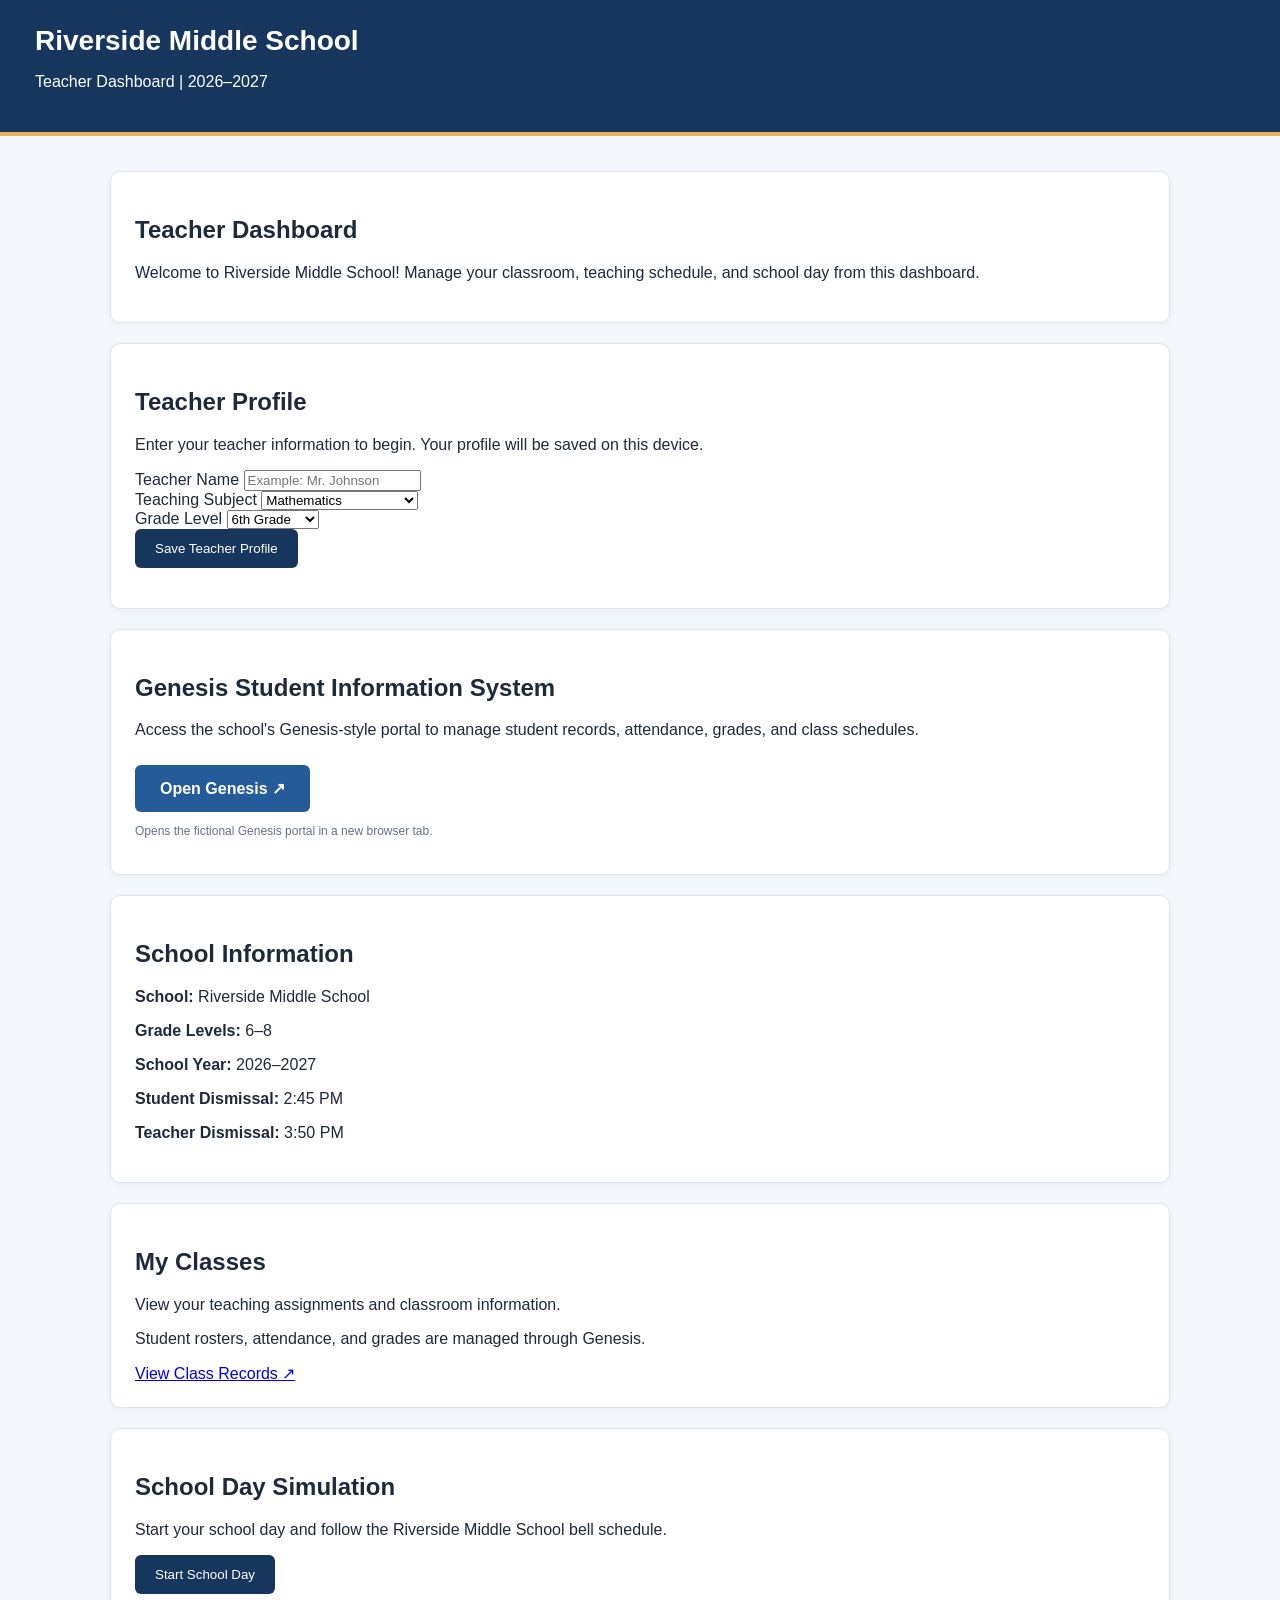
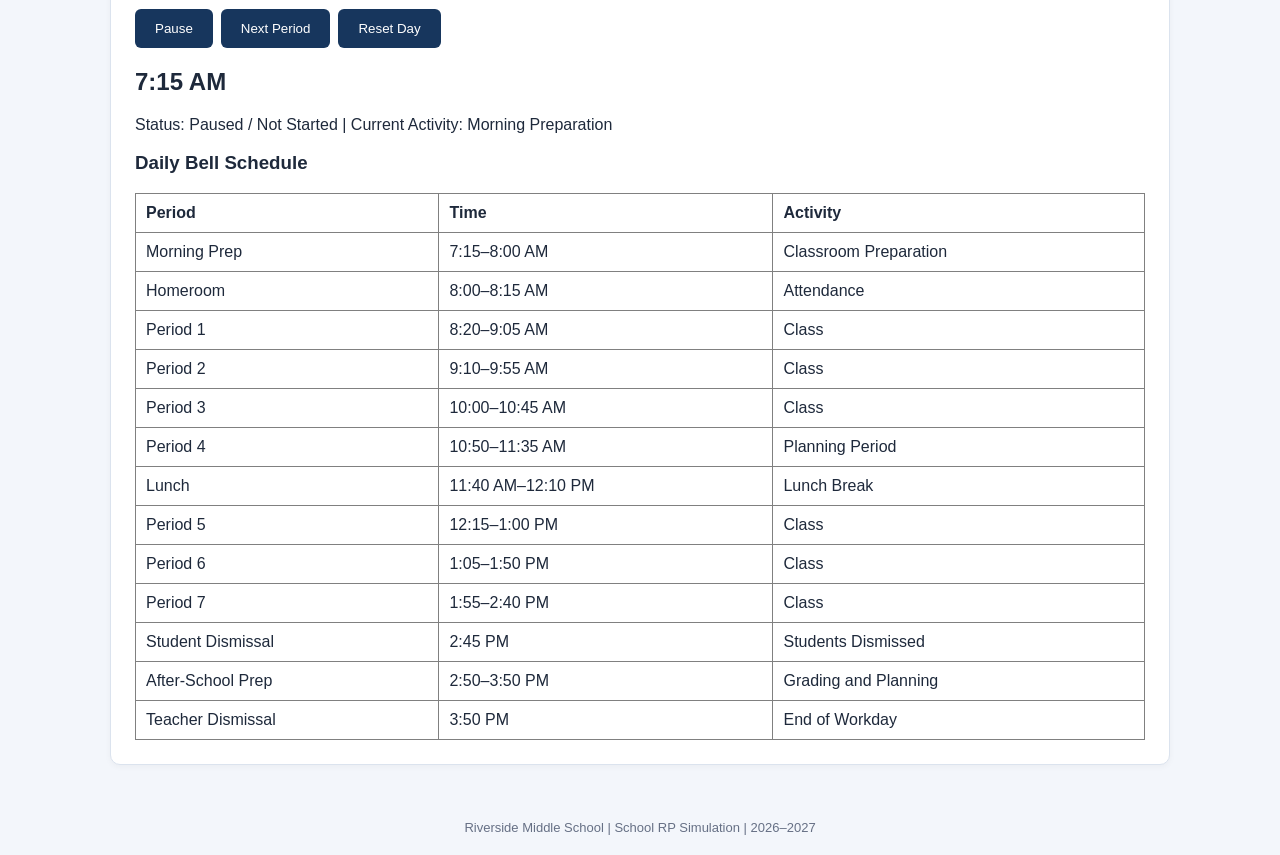
<file: index.html>
<!DOCTYPE html>
<html lang="en">
<head>
    <meta charset="UTF-8">
    <meta name="viewport" content="width=device-width, initial-scale=1.0">

    <title>Riverside Middle School | School RP</title>

    <link rel="stylesheet" href="style.css">
    <script src="script.js" defer></script>
</head>

<body>

    <!-- SCHOOL HEADER -->
    <header>
        <h1>Riverside Middle School</h1>
        <p>Teacher Dashboard | 2026–2027</p>
    </header>

    <main>

        <!-- WELCOME -->
        <section class="dashboard-card" id="welcome">
            <h2>Teacher Dashboard</h2>
            <p>
                Welcome to Riverside Middle School!
                Manage your classroom, teaching schedule,
                and school day from this dashboard.
            </p>
        </section>

        <!-- TEACHER PROFILE -->
        <section class="dashboard-card" id="teacherSetup">

            <h2>Teacher Profile</h2>

            <p>
                Enter your teacher information to begin.
                Your profile will be saved on this device.
            </p>

            <div class="form-group">
                <label for="teacherName">
                    Teacher Name
                </label>

                <input
                    type="text"
                    id="teacherName"
                    placeholder="Example: Mr. Johnson"
                >
            </div>

            <div class="form-group">
                <label for="teacherSubject">
                    Teaching Subject
                </label>

                <select id="teacherSubject">
                    <option value="Math">Mathematics</option>
                    <option value="ELA">English Language Arts</option>
                    <option value="Science">Science</option>
                    <option value="Social Studies">Social Studies</option>
                    <option value="PE">Physical Education</option>
                    <option value="Art">Art</option>
                    <option value="Music">Music</option>
                </select>
            </div>

            <div class="form-group">
                <label for="teacherGrade">
                    Grade Level
                </label>

                <select id="teacherGrade">
                    <option value="6">6th Grade</option>
                    <option value="7">7th Grade</option>
                    <option value="8">8th Grade</option>
                    <option value="6-8">Grades 6–8</option>
                </select>
            </div>

            <button id="saveTeacher">
                Save Teacher Profile
            </button>

            <p id="profileMessage" role="status"></p>

        </section>

        <!-- GENESIS -->
        <section class="dashboard-card" id="genesisAccess">

            <h2>Genesis Student Information System</h2>

            <p>
                Access the school's Genesis-style portal
                to manage student records, attendance,
                grades, and class schedules.
            </p>

            <a
                href="genesis.html"
                target="_blank"
                rel="noopener noreferrer"
                class="genesis-button"
                style="
                    display: inline-block;
                    background-color: #245b98;
                    color: white;
                    padding: 14px 25px;
                    border-radius: 6px;
                    font-weight: bold;
                    text-decoration: none;
                    margin-top: 10px;
                "
            >
                Open Genesis ↗
            </a>

            <p style="font-size: 12px; color: #667085;">
                Opens the fictional Genesis portal
                in a new browser tab.
            </p>

        </section>

        <!-- SCHOOL INFORMATION -->
        <section class="dashboard-card" id="schoolInfo">

            <h2>School Information</h2>

            <p>
                <strong>School:</strong>
                Riverside Middle School
            </p>

            <p>
                <strong>Grade Levels:</strong>
                6–8
            </p>

            <p>
                <strong>School Year:</strong>
                2026–2027
            </p>

            <p>
                <strong>Student Dismissal:</strong>
                2:45 PM
            </p>

            <p>
                <strong>Teacher Dismissal:</strong>
                3:50 PM
            </p>

        </section>

        <!-- MY CLASSES -->
        <section class="dashboard-card" id="myClasses">

            <h2>My Classes</h2>

            <p>
                View your teaching assignments
                and classroom information.
            </p>

            <p>
                Student rosters, attendance, and
                grades are managed through Genesis.
            </p>

            <a href="genesis.html"
               target="_blank"
               rel="noopener noreferrer">
                View Class Records ↗
            </a>

        </section>

        <!-- SCHOOL DAY -->
        <section class="dashboard-card" id="schoolDay">

            <h2>School Day Simulation</h2>

            <p>
                Start your school day and follow
                the Riverside Middle School
                bell schedule.
            </p>

            <button id="startSchoolDay">
                Start School Day
            </button>

            <p id="schoolDayStatus" role="status">
                Status: Not Started
            </p>

            <h3>Daily Bell Schedule</h3>

            <div style="overflow-x: auto;">

                <table
                    border="1"
                    cellpadding="10"
                    cellspacing="0"
                    style="
                        border-collapse: collapse;
                        width: 100%;
                        text-align: left;
                    "
                >

                    <thead>
                        <tr>
                            <th>Period</th>
                            <th>Time</th>
                            <th>Activity</th>
                        </tr>
                    </thead>

                    <tbody>

                        <tr>
                            <td>Morning Prep</td>
                            <td>7:15–8:00 AM</td>
                            <td>Classroom Preparation</td>
                        </tr>

                        <tr>
                            <td>Homeroom</td>
                            <td>8:00–8:15 AM</td>
                            <td>Attendance</td>
                        </tr>

                        <tr>
                            <td>Period 1</td>
                            <td>8:20–9:05 AM</td>
                            <td>Class</td>
                        </tr>

                        <tr>
                            <td>Period 2</td>
                            <td>9:10–9:55 AM</td>
                            <td>Class</td>
                        </tr>

                        <tr>
                            <td>Period 3</td>
                            <td>10:00–10:45 AM</td>
                            <td>Class</td>
                        </tr>

                        <tr>
                            <td>Period 4</td>
                            <td>10:50–11:35 AM</td>
                            <td>Planning Period</td>
                        </tr>

                        <tr>
                            <td>Lunch</td>
                            <td>11:40 AM–12:10 PM</td>
                            <td>Lunch Break</td>
                        </tr>

                        <tr>
                            <td>Period 5</td>
                            <td>12:15–1:00 PM</td>
                            <td>Class</td>
                        </tr>

                        <tr>
                            <td>Period 6</td>
                            <td>1:05–1:50 PM</td>
                            <td>Class</td>
                        </tr>

                        <tr>
                            <td>Period 7</td>
                            <td>1:55–2:40 PM</td>
                            <td>Class</td>
                        </tr>

                        <tr>
                            <td>Student Dismissal</td>
                            <td>2:45 PM</td>
                            <td>Students Dismissed</td>
                        </tr>

                        <tr>
                            <td>After-School Prep</td>
                            <td>2:50–3:50 PM</td>
                            <td>Grading and Planning</td>
                        </tr>

                        <tr>
                            <td>Teacher Dismissal</td>
                            <td>3:50 PM</td>
                            <td>End of Workday</td>
                        </tr>

                    </tbody>

                </table>

            </div>

        </section>

    </main>

    <!-- FOOTER -->
    <footer style="
        text-align: center;
        padding: 20px;
        font-size: 13px;
        color: #667085;
    ">
        Riverside Middle School |
        School RP Simulation |
        2026–2027
    </footer>

</body>
</html>
</file>
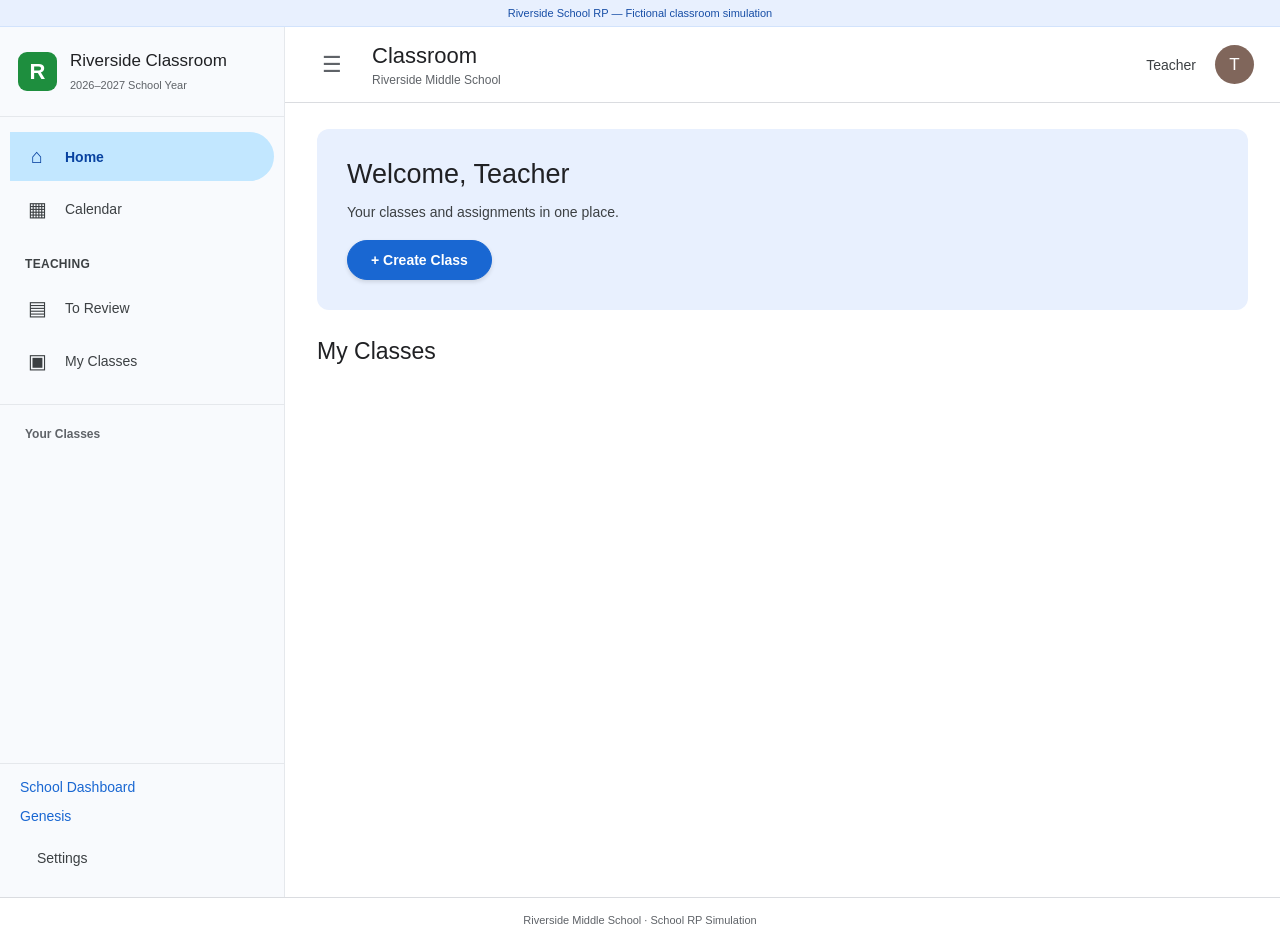
<file: classroom.html>
<!DOCTYPE html>
<html lang="en">
<head>
<meta charset="UTF-8">
<meta name="viewport" content="width=device-width, initial-scale=1">
<title>Riverside Classroom | School RP</title>
<link rel="stylesheet" href="classroom.css">
<script src="classroom.js" defer></script>
</head>

<body>

<div class="simulation-notice">
  Riverside School RP — Fictional classroom simulation
</div>

<div class="app-layout">

  <!-- LEFT SIDEBAR -->
  <aside class="sidebar" id="sidebar">

    <div class="sidebar-brand">
      <div class="brand-icon">R</div>
      <div>
        <h2>Riverside Classroom</h2>
        <small>2026–2027 School Year</small>
      </div>
    </div>

    <nav class="sidebar-nav">

      <button class="nav-item active" data-view="home">
        <span>⌂</span> Home
      </button>

      <button class="nav-item" data-view="calendar">
        <span>▦</span> Calendar
      </button>

      <div class="sidebar-label">TEACHING</div>

      <button class="nav-item" data-view="todo">
        <span>▤</span> To Review
      </button>

      <button class="nav-item" data-view="classes">
        <span>▣</span> My Classes
      </button>

    </nav>

    <div class="sidebar-section">
      <h3>Your Classes</h3>
      <div id="sidebarClassList"></div>
    </div>

    <div class="sidebar-bottom">
      <a href="index.html">School Dashboard</a>
      <a href="genesis.html">Genesis</a>
      <button class="nav-item" data-view="settings">
        Settings
      </button>
    </div>

  </aside>

  <!-- MAIN AREA -->
  <div class="main-area">

    <header class="topbar">

      <div class="topbar-left">
        <button id="menuToggle"
                aria-label="Toggle navigation">
          ☰
        </button>

        <div>
          <h1 id="pageTitle">Classroom</h1>
          <p>Riverside Middle School</p>
        </div>
      </div>

      <div class="topbar-right">
        <span id="teacherDisplay">Teacher</span>
        <div class="teacher-avatar">T</div>
      </div>

    </header>

    <main class="content">

      <!-- HOME -->
      <section class="view active" id="homeView">

        <div class="welcome-banner">
          <h2 id="welcomeMessage">Welcome to Classroom</h2>
          <p>Your classes and assignments in one place.</p>

          <button class="primary-btn" id="homeCreateClass">
            + Create Class
          </button>
        </div>

        <div class="section-heading">
          <h2>My Classes</h2>
        </div>

        <div class="class-grid" id="homeClassGrid"></div>

      </section>

      <!-- ALL CLASSES -->
      <section class="view" id="classesView">

        <div class="section-heading">
          <h2>Teaching</h2>

          <button class="primary-btn" id="createClassButton">
            + Create Class
          </button>
        </div>

        <div class="class-grid" id="classGrid"></div>

      </section>

      <!-- CLASS DETAIL -->
      <section class="view" id="classDetailView">

        <button class="text-btn" id="backToClasses">
          ← All Classes
        </button>

        <div class="class-banner">
          <h2 id="classTitle">Class Name</h2>
          <p id="classSubtitle">Period · Room</p>
          <small id="classCodeDisplay">Class Code</small>
        </div>

        <!-- GOOGLE CLASSROOM STYLE TABS -->
        <nav class="class-tabs">

          <button class="class-tab active"
                  data-class-tab="stream">
            Stream
          </button>

          <button class="class-tab"
                  data-class-tab="classwork">
            Classwork
          </button>

          <button class="class-tab"
                  data-class-tab="people">
            People
          </button>

          <button class="class-tab"
                  data-class-tab="grades">
            Grades
          </button>

        </nav>

        <!-- STREAM -->
        <div class="class-panel active" id="streamPanel">

          <div class="stream-layout">

            <aside class="stream-sidebar">
              <div class="panel-card">
                <h3>Upcoming</h3>
                <div id="upcomingWork"></div>
              </div>
            </aside>

            <div class="stream-main">

              <div class="panel-card">
                <h3>Announce something to your class</h3>

                <textarea id="announcementText"
                          rows="3"
                          placeholder="Share an announcement..."></textarea>

                <button class="primary-btn"
                        id="postAnnouncement">
                  Post
                </button>
              </div>

              <div id="streamPosts"></div>

            </div>

          </div>

        </div>

        <!-- CLASSWORK -->
        <div class="class-panel" id="classworkPanel">

          <div class="classwork-toolbar">

            <div class="create-menu-container">

              <button class="create-work-button"
                      id="openCreateWork"
                      aria-expanded="false"
                      aria-controls="createWorkMenu">
                <span>＋</span> Create
              </button>

              <div class="create-work-menu"
                   id="createWorkMenu"
                   hidden>

                <button data-create-type="assignment">
                  <span>▤</span> Assignment
                </button>

                <button data-create-type="quiz">
                  <span>▤</span> Quiz assignment
                </button>

                <button data-create-type="question">
                  <span>?</span> Question
                </button>

                <button data-create-type="material">
                  <span>▣</span> Material
                </button>

                <button data-create-type="reuse">
                  <span>↪</span> Reuse post
                </button>

                <hr>

                <button data-create-type="topic">
                  <span>☷</span> Topic
                </button>

              </div>

            </div>

            <select id="classworkTopicFilter"
                    aria-label="Filter by topic">
              <option value="all">All topics</option>
            </select>

            <button class="text-btn" id="collapseTopics">
              Collapse all
            </button>

          </div>

          <div class="classwork-content" id="classworkList">
            <div class="empty-state">
              <h3>Share something with your class</h3>
              <p>
                Create assignments, quizzes, questions,
                materials, and topics.
              </p>
            </div>
          </div>

        </div>

        <!-- PEOPLE -->
        <div class="class-panel" id="peoplePanel">

          <div class="section-heading">
            <h2>Students</h2>

            <button class="primary-btn"
                    id="addStudentsButton">
              + Add Students
            </button>
          </div>

          <div class="panel-card">
            <table class="data-table">
              <thead>
                <tr>
                  <th>Name</th>
                  <th>Student ID</th>
                  <th>Grade</th>
                </tr>
              </thead>
              <tbody id="classStudentList"></tbody>
            </table>
          </div>

        </div>

        <!-- GRADES -->
        <div class="class-panel" id="gradesPanel">

          <div class="section-heading">
            <h2>Grades</h2>
          </div>

          <div class="panel-card">
            <div class="table-wrapper">
              <table class="data-table">
                <thead>
                  <tr>
                    <th>Student</th>
                    <th>Assignments</th>
                    <th>Average</th>
                  </tr>
                </thead>
                <tbody id="classGradesBody"></tbody>
              </table>
            </div>
          </div>

        </div>

      </section>

      <!-- FULL-PAGE ASSIGNMENT EDITOR -->
      <section class="view" id="assignmentEditorView">

        <div class="assignment-editor-header">

          <div class="editor-header-left">
            <button id="closeAssignmentEditor"
                    class="icon-button"
                    aria-label="Close assignment editor">
              ✕
            </button>

            <h2 id="assignmentEditorHeading">
              Assignment
            </h2>
          </div>

          <div class="editor-header-right">

            <span id="assignmentSaveStatus">
              Unsaved changes
            </span>

            <button class="secondary-btn"
                    id="saveAssignmentDraft">
              Save draft
            </button>

            <button class="primary-btn"
                    id="publishAssignment">
              Assign
            </button>

            <button class="icon-button"
                    id="assignmentMoreOptions"
                    aria-label="More assignment options">
              ⋮
            </button>

          </div>

        </div>

        <div class="assignment-editor-layout">

          <!-- LEFT EDITOR -->
          <div class="assignment-main">

            <div class="editor-card">

              <label for="editorAssignmentTitle">
                Title
              </label>

              <input type="text"
                     id="editorAssignmentTitle"
                     placeholder="Title"
                     autocomplete="off">

              <label for="editorAssignmentInstructions">
                Instructions (optional)
              </label>

              <textarea id="editorAssignmentInstructions"
                        rows="7"
                        placeholder="Instructions"></textarea>

              <div class="attachment-section">

                <h3>Attach</h3>

                <div class="attachment-actions">

                  <button id="attachLink"
                          type="button">
                    🔗 Link
                  </button>

                  <button id="attachFile"
                          type="button">
                    📎 File
                  </button>

                  <button id="attachForm"
                          type="button">
                    ▤ Riverside Forms
                  </button>

                </div>

                <div id="assignmentAttachments"></div>

              </div>

            </div>

          </div>

          <!-- RIGHT SETTINGS -->
          <aside class="assignment-settings">

            <h3>Assignment Settings</h3>

            <label for="editorAssignmentClass">
              For
            </label>

            <select id="editorAssignmentClass"></select>

            <label for="editorAssignmentStudents">
              Students
            </label>

            <select id="editorAssignmentStudents">
              <option value="all">All students</option>
            </select>

            <label for="editorAssignmentPoints">
              Points
            </label>

            <input type="number"
                   id="editorAssignmentPoints"
                   value="100"
                   min="0">

            <label for="editorAssignmentDueDate">
              Due
            </label>

            <input type="date"
                   id="editorAssignmentDueDate">

            <label for="editorAssignmentTopic">
              Topic
            </label>

            <select id="editorAssignmentTopic">
              <option value="">No topic</option>
            </select>

            <label for="editorAssignmentCategory">
              Category
            </label>

            <select id="editorAssignmentCategory">
              <option value="assignment">Assignment</option>
              <option value="quiz">Quiz assignment</option>
              <option value="question">Question</option>
              <option value="material">Material</option>
            </select>

          </aside>

        </div>

      </section>

      <!-- CALENDAR -->
      <section class="view" id="calendarView">

        <div class="section-heading">
          <h2>Calendar</h2>
        </div>

        <div class="panel-card">

          <div class="calendar-toolbar">
            <button id="previousMonth">←</button>
            <h3 id="calendarMonth"></h3>
            <button id="nextMonth">→</button>
          </div>

          <div id="calendarGrid"
               class="calendar-grid"></div>

        </div>

      </section>

      <!-- TO REVIEW -->
      <section class="view" id="todoView">

        <div class="section-heading">
          <h2>To Review</h2>
        </div>

        <div id="reviewList"></div>

      </section>

      <!-- SETTINGS -->
      <section class="view" id="settingsView">

        <div class="section-heading">
          <h2>Settings</h2>
        </div>

        <div class="panel-card">

          <p>
            Teacher:
            <strong id="settingsTeacherName"></strong>
          </p>

          <p>
            Subject:
            <strong id="settingsTeacherSubject"></strong>
          </p>

          <p>
            Grade:
            <strong id="settingsTeacherGrade"></strong>
          </p>

          <a href="index.html">Edit Teacher Profile</a>

        </div>

      </section>

    </main>

  </div>

</div>

<!-- CREATE CLASS -->
<dialog class="app-dialog" id="createClassDialog">

  <form id="createClassForm">

    <h2>Create Class</h2>

    <label for="newClassName">Class Name</label>
    <input id="newClassName" required>

    <label for="newClassSection">Section</label>
    <input id="newClassSection"
           placeholder="Period 1">

    <label for="newClassRoom">Room</label>
    <input id="newClassRoom"
           placeholder="204">

    <label for="newClassSubject">Subject</label>

    <select id="newClassSubject">
      <option value="Math">Mathematics</option>
      <option value="ELA">English</option>
      <option value="Science">Science</option>
      <option value="Social Studies">Social Studies</option>
      <option value="Other">Other</option>
    </select>

    <div class="dialog-actions">
      <button type="button" id="cancelCreateClass">
        Cancel
      </button>

      <button class="primary-btn" type="submit">
        Create
      </button>
    </div>

  </form>

</dialog>

<!-- CREATE TOPIC -->
<dialog class="app-dialog" id="createTopicDialog">

  <form id="createTopicForm">

    <h2>Create Topic</h2>

    <label for="newTopicName">Topic Name</label>

    <input id="newTopicName"
           placeholder="Unit 1"
           required>

    <div class="dialog-actions">

      <button type="button" id="cancelCreateTopic">
        Cancel
      </button>

      <button type="submit" class="primary-btn">
        Add
      </button>

    </div>

  </form>

</dialog>

<!-- ADD STUDENTS -->
<dialog class="app-dialog" id="addStudentsDialog">

  <h2>Add Fictional Students</h2>

  <p>Select students for this class.</p>

  <div id="availableStudents"></div>

  <div class="dialog-actions">

    <button id="closeAddStudents">
      Cancel
    </button>

    <button id="saveClassStudents"
            class="primary-btn">
      Add Students
    </button>

  </div>

</dialog>

<!-- LEGACY COMPATIBILITY -->
<!-- These are retained temporarily until classroom.js
     is upgraded to the new assignment editor. -->

<dialog class="app-dialog" id="createWorkDialog">

  <form id="createWorkForm">

    <h2>Create Classwork</h2>

    <label for="workType">Type</label>

    <select id="workType">
      <option value="assignment">Assignment</option>
      <option value="quiz">Quiz</option>
      <option value="question">Question</option>
      <option value="material">Material</option>
    </select>

    <label for="workTitle">Title</label>
    <input id="workTitle" required>

    <label for="workInstructions">Instructions</label>
    <textarea id="workInstructions"></textarea>

    <label for="workPoints">Points</label>
    <input id="workPoints" type="number" value="100">

    <label for="workDueDate">Due</label>
    <input id="workDueDate" type="date">

    <label for="workTopic">Topic</label>
    <input id="workTopic">

    <div class="dialog-actions">
      <button type="button" id="cancelCreateWork">
        Cancel
      </button>
      <button type="submit" class="primary-btn">
        Save
      </button>
    </div>

  </form>

</dialog>

<dialog class="app-dialog wide-dialog"
        id="quizBuilderDialog">

  <form id="quizBuilderForm">

    <h2>Quiz Builder</h2>

    <label for="quizTitle">Quiz Title</label>
    <input id="quizTitle" required>

    <label for="quizDescription">Description</label>
    <textarea id="quizDescription"></textarea>

    <div id="quizQuestions"></div>

    <button type="button" id="addQuizQuestion">
      + Add Question
    </button>

    <div class="dialog-actions">
      <button type="button" id="cancelQuizBuilder">
        Cancel
      </button>
      <button type="submit" class="primary-btn">
        Save Quiz
      </button>
    </div>

  </form>

</dialog>

<footer class="app-footer">
  Riverside Middle School · School RP Simulation
</footer>

</body>
</html>
</file>
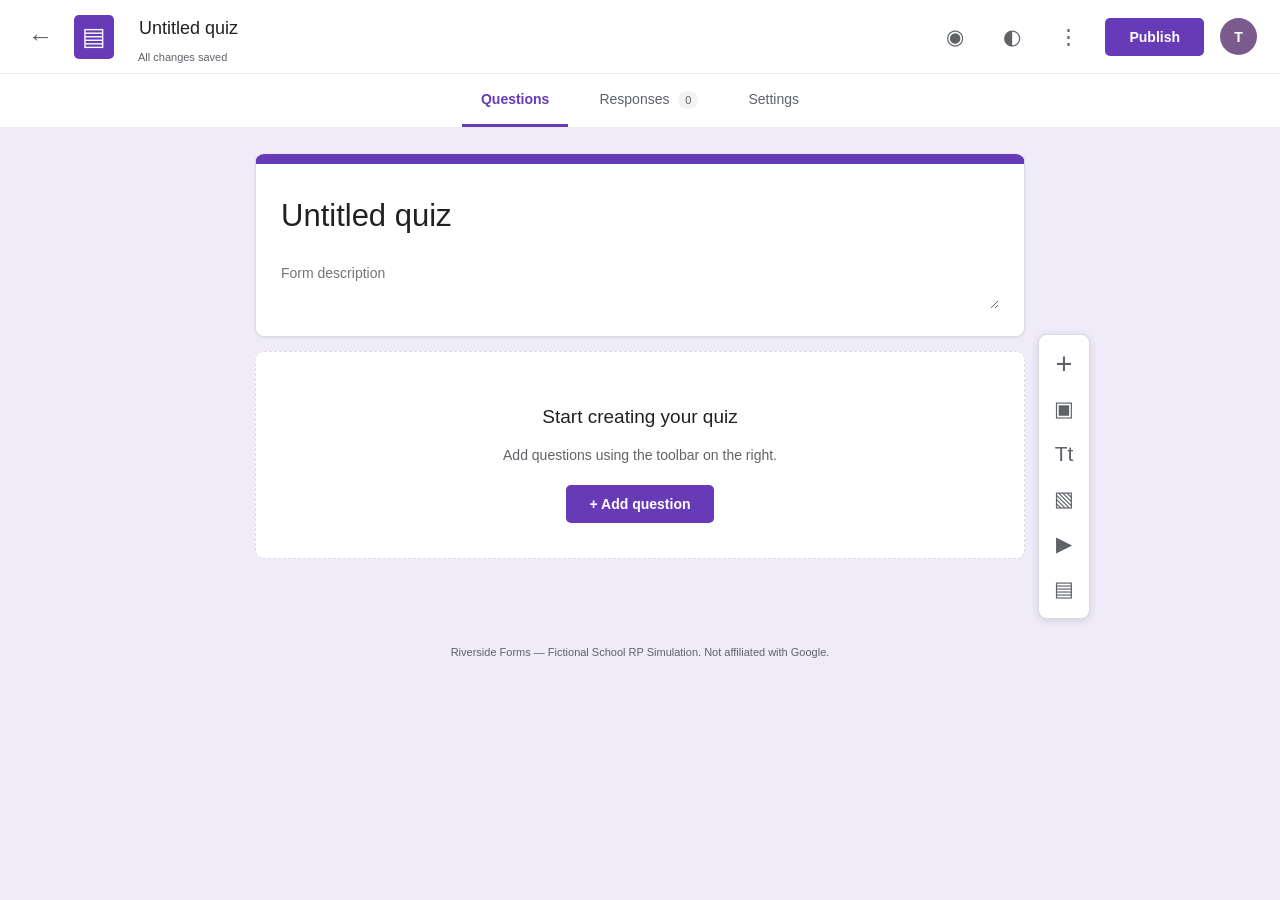
<file: forms.html>
<!DOCTYPE html>
<html lang="en">
<head>
  <meta charset="UTF-8">
  <meta name="viewport" content="width=device-width, initial-scale=1">

  <title>Riverside Forms | School RP</title>

  <link rel="stylesheet" href="forms.css">
  <script src="forms.js" defer></script>
</head>

<body>

  <!-- TOP HEADER -->
  <header class="forms-header">

    <div class="header-left">

      <a href="classroom.html"
         class="back-button"
         title="Back to Classroom">
        ←
      </a>

      <div class="forms-logo">▤</div>

      <div class="form-header-info">
        <input
          type="text"
          id="headerFormTitle"
          value="Untitled quiz"
          aria-label="Form name"
        >

        <span id="saveStatus">
          All changes saved
        </span>
      </div>

    </div>

    <div class="header-right">

      <button id="previewForm"
              class="icon-button"
              title="Preview">
        ◉
      </button>

      <button id="themeButton"
              class="icon-button"
              title="Customize theme">
        ◐
      </button>

      <button id="moreOptions"
              class="icon-button"
              title="More options">
        ⋮
      </button>

      <button id="publishForm"
              class="publish-button">
        Publish
      </button>

      <div class="user-avatar">T</div>

    </div>

  </header>

  <!-- MAIN FORM TABS -->
  <nav class="forms-tabs">

    <button
      class="form-tab active"
      data-tab="questions">
      Questions
    </button>

    <button
      class="form-tab"
      data-tab="responses">
      Responses
      <span id="responseCount">0</span>
    </button>

    <button
      class="form-tab"
      data-tab="settings">
      Settings
    </button>

  </nav>

  <!-- FORM EDITOR -->
  <main class="forms-main">

    <!-- QUESTIONS TAB -->
    <section
      id="questionsView"
      class="form-view active">

      <!-- FORM TITLE CARD -->
      <div class="form-title-card">

        <input
          type="text"
          id="formTitle"
          class="large-title-input"
          value="Untitled quiz"
          placeholder="Form title"
        >

        <textarea
          id="formDescription"
          placeholder="Form description"
          rows="2"
        ></textarea>

      </div>

      <!-- QUESTIONS CONTAINER -->
      <div id="questionsContainer"></div>

      <!-- EMPTY STATE -->
      <div id="emptyQuestions"
           class="empty-questions">

        <h3>Start creating your quiz</h3>

        <p>
          Add questions using the toolbar on the right.
        </p>

        <button id="firstQuestionButton"
                class="purple-button">
          + Add question
        </button>

      </div>

      <!-- FLOATING TOOLBAR -->
      <aside class="question-toolbar"
             aria-label="Question tools">

        <button id="addQuestionButton"
                title="Add question">
          +
        </button>

        <button id="importQuestionButton"
                title="Import questions">
          ▣
        </button>

        <button id="addTitleButton"
                title="Add title and description">
          Tt
        </button>

        <button id="addImageButton"
                title="Add image">
          ▧
        </button>

        <button id="addVideoButton"
                title="Add video">
          ▶
        </button>

        <button id="addSectionButton"
                title="Add section">
          ▤
        </button>

      </aside>

    </section>

    <!-- RESPONSES TAB -->
    <section
      id="responsesView"
      class="form-view">

      <div class="responses-card">

        <div class="responses-heading">
          <h2>
            <span id="responsesTotal">0</span>
            responses
          </h2>
        </div>

        <div class="responses-tabs">

          <button class="response-tab active"
                  data-response-tab="summary">
            Summary
          </button>

          <button class="response-tab"
                  data-response-tab="question">
            Question
          </button>

          <button class="response-tab"
                  data-response-tab="individual">
            Individual
          </button>

        </div>

        <div id="responsesContent">
          <div class="empty-response-state">
            <h3>No responses yet</h3>

            <p>
              Responses from fictional students
              will appear here.
            </p>
          </div>
        </div>

      </div>

    </section>

    <!-- SETTINGS TAB -->
    <section
      id="settingsView"
      class="form-view">

      <div class="settings-card">

        <h2>Settings</h2>

        <div class="settings-group">

          <h3>Make this a quiz</h3>

          <label class="setting-row">
            <span>
              <strong>Make this a quiz</strong>
              <small>
                Assign point values and correct answers.
              </small>
            </span>

            <input
              type="checkbox"
              id="quizMode"
              checked
            >
          </label>

        </div>

        <div class="settings-group">

          <h3>Responses</h3>

          <label class="setting-row">
            <span>
              <strong>Collect student names</strong>
              <small>
                Identify fictional student responses.
              </small>
            </span>

            <input
              type="checkbox"
              id="collectNames"
              checked
            >
          </label>

          <label class="setting-row">
            <span>
              <strong>Limit to one response</strong>
            </span>

            <input
              type="checkbox"
              id="limitResponses"
            >
          </label>

        </div>

        <div class="settings-group">

          <h3>Presentation</h3>

          <label for="confirmationMessage">
            Confirmation message
          </label>

          <textarea
            id="confirmationMessage"
            rows="3"
          >Your response has been recorded.</textarea>

        </div>

      </div>

    </section>

  </main>

  <!-- PREVIEW DIALOG -->
  <dialog id="previewDialog"
          class="forms-dialog wide-dialog">

    <div class="dialog-heading">

      <h2>Preview Quiz</h2>

      <button id="closePreview"
              class="icon-button">
        ✕
      </button>

    </div>

    <div id="previewContent"></div>

  </dialog>

  <!-- THEME DIALOG -->
  <dialog id="themeDialog"
          class="forms-dialog">

    <div class="dialog-heading">

      <h2>Theme</h2>

      <button id="closeTheme"
              class="icon-button">
        ✕
      </button>

    </div>

    <h3>Theme color</h3>

    <div class="theme-colors">

      <button class="theme-color"
              data-color="#673ab7"
              style="background:#673ab7"
              title="Purple"></button>

      <button class="theme-color"
              data-color="#1a73e8"
              style="background:#1a73e8"
              title="Blue"></button>

      <button class="theme-color"
              data-color="#188038"
              style="background:#188038"
              title="Green"></button>

      <button class="theme-color"
              data-color="#d93025"
              style="background:#d93025"
              title="Red"></button>

      <button class="theme-color"
              data-color="#e8710a"
              style="background:#e8710a"
              title="Orange"></button>

    </div>

  </dialog>

  <!-- PUBLISH DIALOG -->
  <dialog id="publishDialog"
          class="forms-dialog">

    <div class="dialog-heading">

      <h2>Publish Form</h2>

      <button id="closePublish"
              class="icon-button">
        ✕
      </button>

    </div>

    <p>
      Publish this quiz in your Riverside
      School RP simulation.
    </p>

    <label for="publishedLink">
      Form link
    </label>

    <input
      id="publishedLink"
      type="text"
      readonly
    >

    <div class="dialog-actions">

      <button id="copyFormLink"
              class="secondary-button">
        Copy link
      </button>

      <button id="confirmPublish"
              class="purple-button">
        Publish
      </button>

    </div>

  </dialog>

  <!-- SIMULATION FOOTER -->
  <footer class="simulation-footer">
    Riverside Forms — Fictional School RP Simulation.
    Not affiliated with Google.
  </footer>

</body>
</html>
</file>
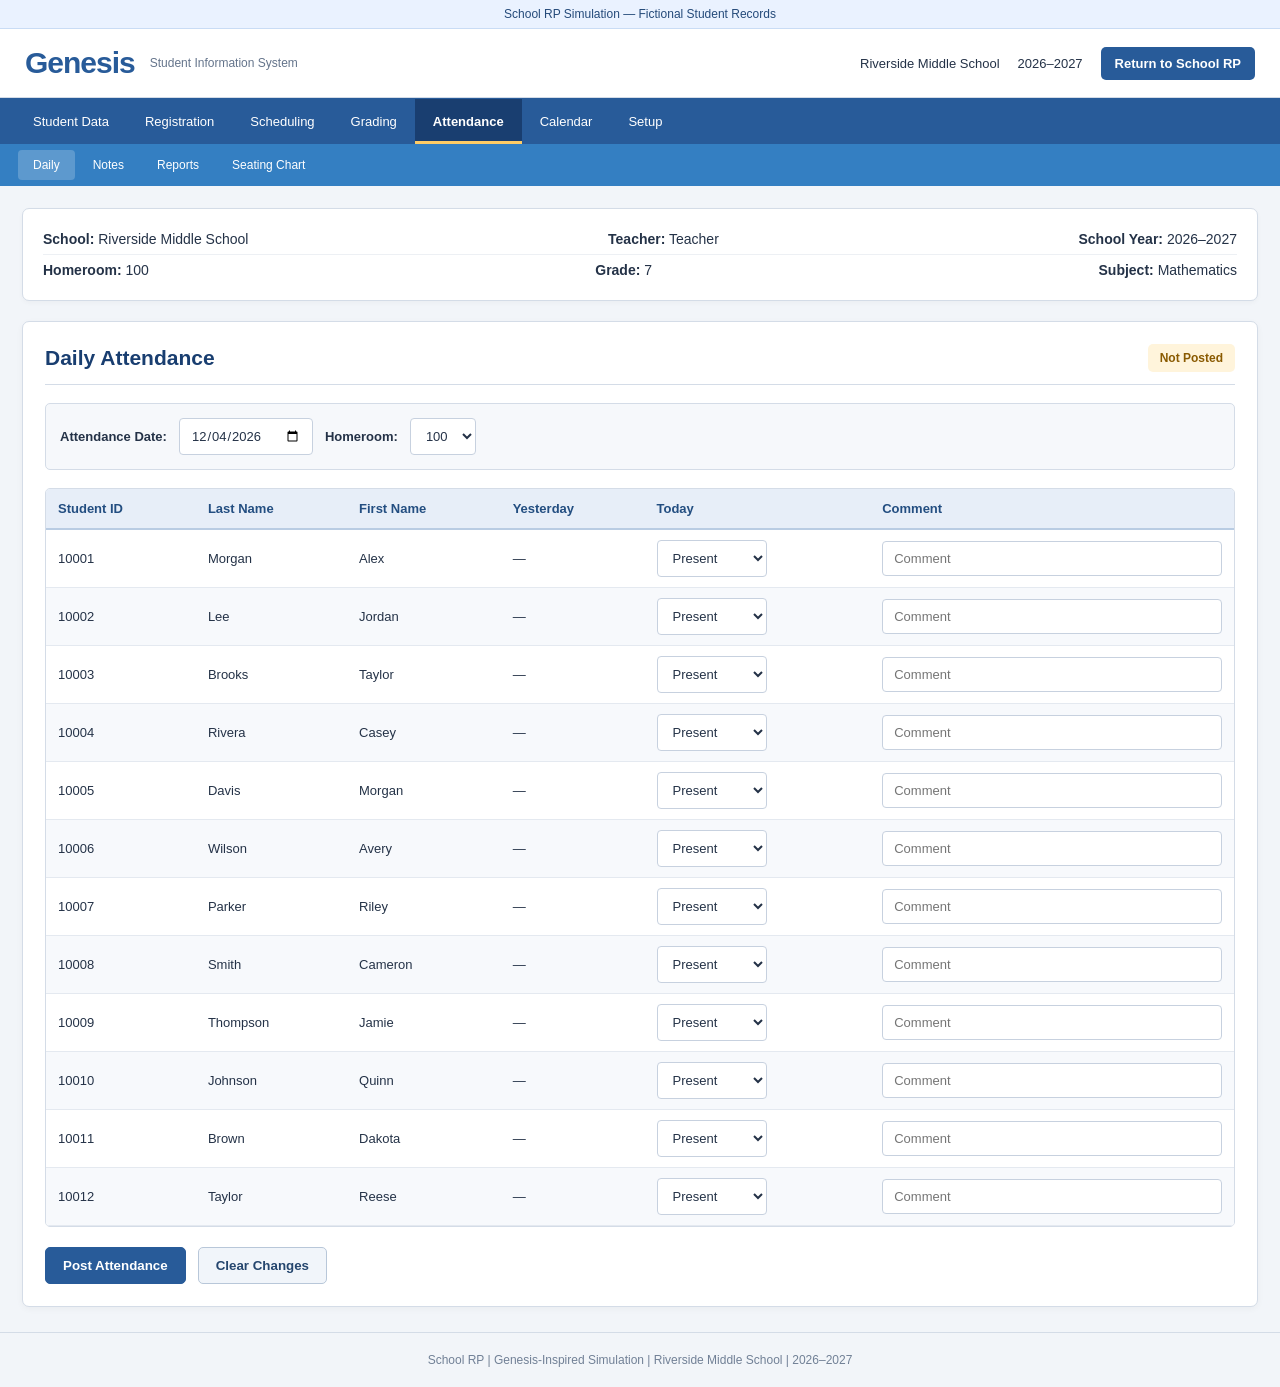
<file: genesis.html>
<!DOCTYPE html>
<html lang="en">
<head>
    <meta charset="UTF-8">
    <meta name="viewport"
          content="width=device-width, initial-scale=1.0">

    <title>Genesis | School RP Simulation</title>

    <link rel="stylesheet" href="genesis.css">
    <script src="genesis.js" defer></script>
</head>

<body>

<!-- SIMULATION HEADER -->
<div class="simulation-banner">
    School RP Simulation — Fictional Student Records
</div>

<!-- GENESIS HEADER -->
<header class="genesis-header">

    <div class="header-left">
        <h1>Genesis</h1>
        <span>Student Information System</span>
    </div>

    <div class="header-right">
        <span>Riverside Middle School</span>
        <span>2026–2027</span>

        <a href="index.html" class="return-button">
            Return to School RP
        </a>
    </div>

</header>

<!-- MAIN NAVIGATION -->
<nav class="main-nav" aria-label="Main navigation">

    <button class="main-tab active" data-tab="studentData">
        Student Data
    </button>

    <button class="main-tab" data-tab="registration">
        Registration
    </button>

    <button class="main-tab" data-tab="scheduling">
        Scheduling
    </button>

    <button class="main-tab" data-tab="grading">
        Grading
    </button>

    <button class="main-tab" data-tab="attendance">
        Attendance
    </button>

    <button class="main-tab" data-tab="calendar">
        Calendar
    </button>

    <button class="main-tab" data-tab="setup">
        Setup
    </button>

</nav>

<!-- SECONDARY NAVIGATION -->
<nav class="sub-nav" aria-label="Section navigation">

    <button class="sub-tab active" data-subtab="daily">
        Daily
    </button>

    <button class="sub-tab" data-subtab="notes">
        Notes
    </button>

    <button class="sub-tab" data-subtab="reports">
        Reports
    </button>

    <button class="sub-tab" data-subtab="seating">
        Seating Chart
    </button>

</nav>

<!-- PAGE CONTENT -->
<main class="genesis-content">

    <!-- TEACHER INFORMATION -->
    <section class="info-panel">

        <div class="info-row">
            <div>
                <strong>School:</strong>
                Riverside Middle School
            </div>

            <div>
                <strong>Teacher:</strong>
                <span id="genesisTeacher">Teacher</span>
            </div>

            <div>
                <strong>School Year:</strong>
                2026–2027
            </div>
        </div>

        <div class="info-row">

            <div>
                <strong>Homeroom:</strong>
                100
            </div>

            <div>
                <strong>Grade:</strong>
                <span id="genesisGrade">6</span>
            </div>

            <div>
                <strong>Subject:</strong>
                <span id="genesisSubject">Mathematics</span>
            </div>

        </div>

    </section>

    <!-- ATTENDANCE PAGE -->
    <section class="genesis-page active"
             id="attendancePage">

        <div class="section-title">
            <h2>Daily Attendance</h2>
            <span id="attendanceStatus">
                Not Posted
            </span>
        </div>

        <div class="toolbar">

            <label for="attendanceDate">
                Attendance Date:
            </label>

            <input type="date" id="attendanceDate">

            <label for="homeroomSelect">
                Homeroom:
            </label>

            <select id="homeroomSelect">
                <option value="100">100</option>
            </select>

        </div>

        <div class="table-wrapper">

            <table class="genesis-table">

                <thead>
                    <tr>
                        <th>Student ID</th>
                        <th>Last Name</th>
                        <th>First Name</th>
                        <th>Yesterday</th>
                        <th>Today</th>
                        <th>Comment</th>
                    </tr>
                </thead>

                <tbody id="attendanceTableBody">
                    <tr>
                        <td>10001</td>
                        <td>Morgan</td>
                        <td>Alex</td>
                        <td>Present</td>
                        <td>
                            <select aria-label="Alex Morgan attendance">
                                <option>Present</option>
                                <option>Absent</option>
                                <option>Tardy</option>
                                <option>Excused</option>
                            </select>
                        </td>
                        <td>
                            <input type="text"
                                   aria-label="Alex Morgan comment"
                                   placeholder="Comment">
                        </td>
                    </tr>

                    <tr>
                        <td>10002</td>
                        <td>Lee</td>
                        <td>Jordan</td>
                        <td>Present</td>
                        <td>
                            <select aria-label="Jordan Lee attendance">
                                <option>Present</option>
                                <option>Absent</option>
                                <option>Tardy</option>
                                <option>Excused</option>
                            </select>
                        </td>
                        <td>
                            <input type="text"
                                   aria-label="Jordan Lee comment"
                                   placeholder="Comment">
                        </td>
                    </tr>

                    <tr>
                        <td>10003</td>
                        <td>Brooks</td>
                        <td>Taylor</td>
                        <td>Present</td>
                        <td>
                            <select aria-label="Taylor Brooks attendance">
                                <option>Present</option>
                                <option>Absent</option>
                                <option>Tardy</option>
                                <option>Excused</option>
                            </select>
                        </td>
                        <td>
                            <input type="text"
                                   aria-label="Taylor Brooks comment"
                                   placeholder="Comment">
                        </td>
                    </tr>
                </tbody>

            </table>

        </div>

        <div class="attendance-actions">

            <button id="postAttendance">
                Post Attendance
            </button>

            <button id="clearAttendance">
                Clear Changes
            </button>

            <p id="attendanceMessage" role="status"></p>

        </div>

    </section>

    <!-- STUDENT DATA PAGE -->
    <section class="genesis-page"
             id="studentDataPage">

        <div class="section-title">
            <h2>Student Data</h2>
        </div>

        <div class="toolbar">
            <label for="studentSearch">Student Search:</label>

            <input type="search"
                   id="studentSearch"
                   placeholder="Search by name or ID">
        </div>

        <div class="table-wrapper">

            <table class="genesis-table">

                <thead>
                    <tr>
                        <th>Student ID</th>
                        <th>Last Name</th>
                        <th>First Name</th>
                        <th>Grade</th>
                        <th>Homeroom</th>
                    </tr>
                </thead>

                <tbody id="studentTableBody">
                    <tr>
                        <td>10001</td>
                        <td>Morgan</td>
                        <td>Alex</td>
                        <td>7</td>
                        <td>100</td>
                    </tr>

                    <tr>
                        <td>10002</td>
                        <td>Lee</td>
                        <td>Jordan</td>
                        <td>7</td>
                        <td>100</td>
                    </tr>

                    <tr>
                        <td>10003</td>
                        <td>Brooks</td>
                        <td>Taylor</td>
                        <td>7</td>
                        <td>100</td>
                    </tr>
                </tbody>

            </table>

        </div>

    </section>

    <!-- GRADING PAGE -->
    <section class="genesis-page"
             id="gradingPage">

        <div class="section-title">
            <h2>Gradebook</h2>
        </div>

        <div class="toolbar">

            <label for="gradebookClass">
                Class:
            </label>

            <select id="gradebookClass">
                <option value="math7">
                    Mathematics 7
                </option>
            </select>

            <label for="markingPeriod">
                Marking Period:
            </label>

            <select id="markingPeriod">
                <option value="1">MP1</option>
                <option value="2">MP2</option>
                <option value="3">MP3</option>
                <option value="4">MP4</option>
            </select>

        </div>

        <div class="table-wrapper">

            <table class="genesis-table">

                <thead>
                    <tr>
                        <th>Student</th>
                        <th>Homework</th>
                        <th>Quizzes</th>
                        <th>Tests</th>
                        <th>Average</th>
                    </tr>
                </thead>

                <tbody id="gradebookTableBody">
                    <tr>
                        <td>Alex Morgan</td>
                        <td>—</td>
                        <td>—</td>
                        <td>—</td>
                        <td>—</td>
                    </tr>

                    <tr>
                        <td>Jordan Lee</td>
                        <td>—</td>
                        <td>—</td>
                        <td>—</td>
                        <td>—</td>
                    </tr>

                    <tr>
                        <td>Taylor Brooks</td>
                        <td>—</td>
                        <td>—</td>
                        <td>—</td>
                        <td>—</td>
                    </tr>
                </tbody>

            </table>

        </div>

    </section>

    <!-- SCHEDULING PAGE -->
    <section class="genesis-page"
             id="schedulingPage">

        <div class="section-title">
            <h2>Teacher Schedule</h2>
        </div>

        <div class="table-wrapper">

            <table class="genesis-table">

                <thead>
                    <tr>
                        <th>Period</th>
                        <th>Time</th>
                        <th>Activity</th>
                    </tr>
                </thead>

                <tbody>
                    <tr>
                        <td>Morning Prep</td>
                        <td>7:15–8:00 AM</td>
                        <td>Classroom Preparation</td>
                    </tr>
                    <tr>
                        <td>Homeroom</td>
                        <td>8:00–8:15 AM</td>
                        <td>Attendance</td>
                    </tr>
                    <tr>
                        <td>1</td>
                        <td>8:20–9:05 AM</td>
                        <td>Class</td>
                    </tr>
                    <tr>
                        <td>2</td>
                        <td>9:10–9:55 AM</td>
                        <td>Class</td>
                    </tr>
                    <tr>
                        <td>3</td>
                        <td>10:00–10:45 AM</td>
                        <td>Class</td>
                    </tr>
                    <tr>
                        <td>4</td>
                        <td>10:50–11:35 AM</td>
                        <td>Planning</td>
                    </tr>
                    <tr>
                        <td>Lunch</td>
                        <td>11:40 AM–12:10 PM</td>
                        <td>Lunch Break</td>
                    </tr>
                    <tr>
                        <td>5</td>
                        <td>12:15–1:00 PM</td>
                        <td>Class</td>
                    </tr>
                    <tr>
                        <td>6</td>
                        <td>1:05–1:50 PM</td>
                        <td>Class</td>
                    </tr>
                    <tr>
                        <td>7</td>
                        <td>1:55–2:40 PM</td>
                        <td>Class</td>
                    </tr>
                    <tr>
                        <td>Student Dismissal</td>
                        <td>2:45 PM</td>
                        <td>Students Dismissed</td>
                    </tr>
                    <tr>
                        <td>After-School Prep</td>
                        <td>2:50–3:50 PM</td>
                        <td>Grading and Planning</td>
                    </tr>
                    <tr>
                        <td>Teacher Dismissal</td>
                        <td>3:50 PM</td>
                        <td>End of Workday</td>
                    </tr>
                </tbody>

            </table>

        </div>

    </section>

    <!-- OTHER MODULES -->
    <section class="genesis-page" id="registrationPage">
        <h2>Registration</h2>
        <p>Student enrollment information will appear here.</p>
    </section>

    <section class="genesis-page" id="calendarPage">
        <h2>School Calendar</h2>
        <p>School events and important dates will appear here.</p>
    </section>

    <section class="genesis-page" id="setupPage">
        <h2>System Setup</h2>
        <p>Teacher and classroom settings will appear here.</p>
    </section>

</main>

<footer class="genesis-footer">
    School RP | Genesis-Inspired Simulation |
    Riverside Middle School | 2026–2027
</footer>

</body>
</html>
</file>
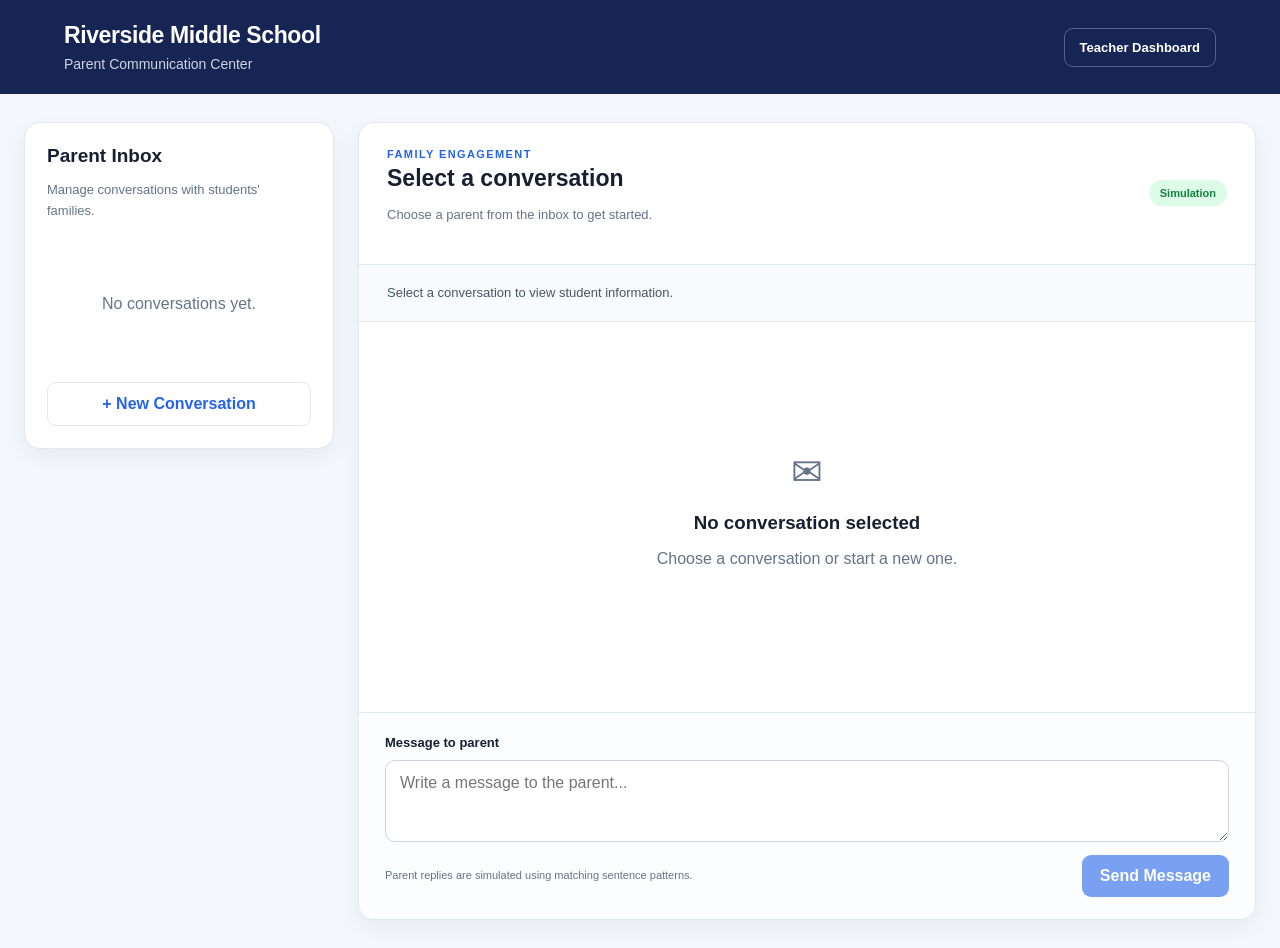
<file: parents.html>
<!DOCTYPE html>
<html lang="en">
<head>
  <meta charset="UTF-8">
  <meta name="viewport" content="width=device-width, initial-scale=1.0">
  <title>Parent Communication Center | Riverside Middle School</title>
  <link rel="stylesheet" href="parents.css">
</head>
<body>
  <header class="topbar">
    <div>
      <h1>Riverside Middle School</h1>
      <p>Parent Communication Center</p>
    </div>
    <a href="index.html" class="back-link">Teacher Dashboard</a>
  </header>

  <main class="layout">
    <aside class="sidebar">
      <h2>Parent Inbox</h2>
      <p class="muted">Manage conversations with students' families.</p>
      <div id="conversationList" class="conversation-list"></div>
      <button id="newConversationBtn" class="secondary-button">
        + New Conversation
      </button>
    </aside>

    <section class="workspace">
      <div class="page-heading">
        <div>
          <p class="eyebrow">FAMILY ENGAGEMENT</p>
          <h2 id="conversationTitle">Select a conversation</h2>
          <p id="conversationSubtitle" class="muted">
            Choose a parent from the inbox to get started.
          </p>
        </div>
        <span class="status-pill">Simulation</span>
      </div>

      <div id="studentSummary" class="student-summary">
        Select a conversation to view student information.
      </div>

      <div id="messageArea" class="message-area">
        <div class="empty-state">
          <div class="empty-icon">✉</div>
          <h3>No conversation selected</h3>
          <p>Choose a conversation or start a new one.</p>
        </div>
      </div>

      <form id="messageForm" class="message-form">
        <label for="messageInput">Message to parent</label>
        <textarea
          id="messageInput"
          placeholder="Write a message to the parent..."
          rows="3"
          required
        ></textarea>
        <div class="composer-footer">
          <p>Parent replies are simulated using matching sentence patterns.</p>
          <button type="submit" id="sendButton">Send Message</button>
        </div>
      </form>
    </section>
  </main>

  <script src="parents.js"></script>
</body>
</html>
</file>
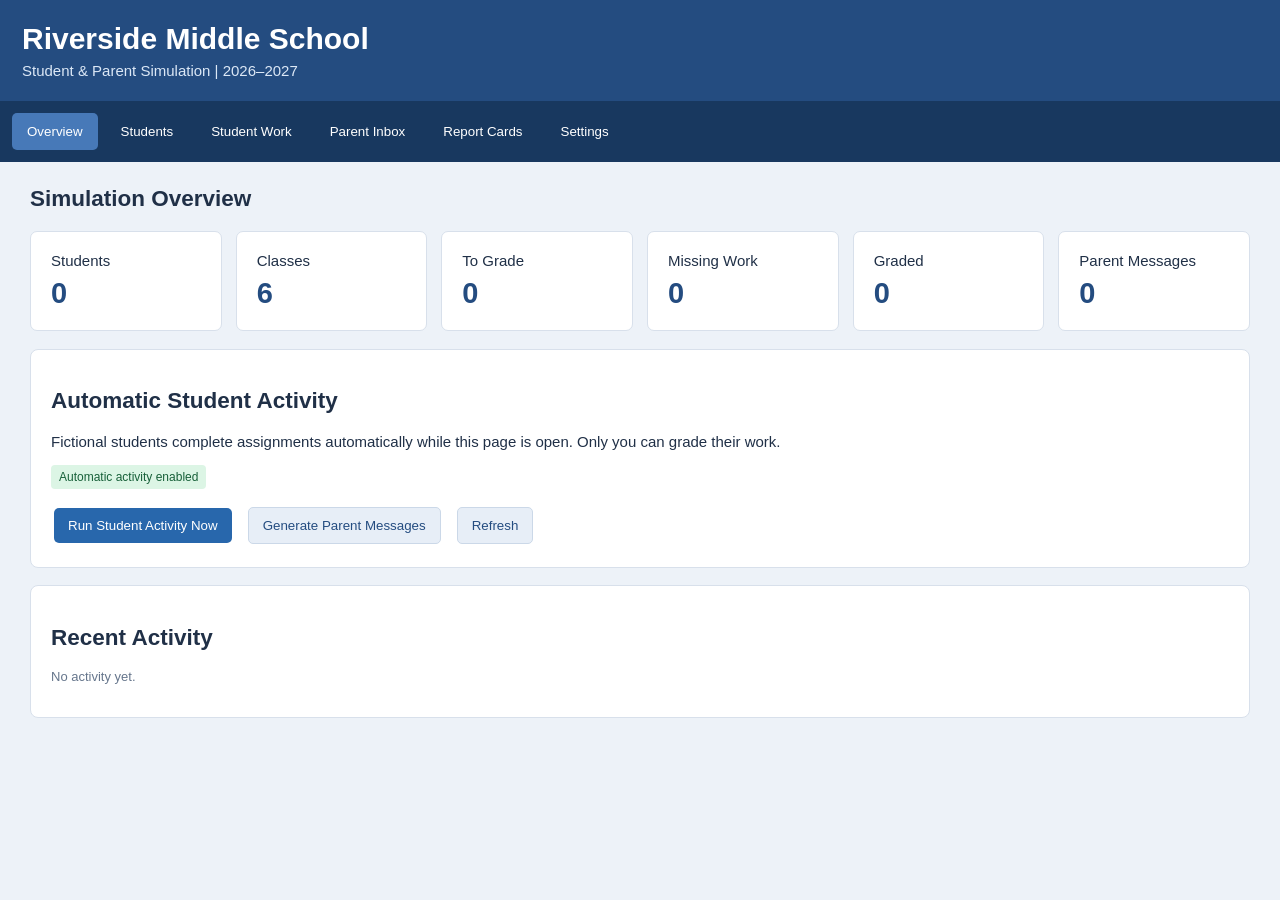
<file: simulation.html>
<!DOCTYPE html>
<html lang="en">
<head>
<meta charset="UTF-8">
<meta name="viewport" content="width=device-width, initial-scale=1">
<title>Riverside Student & Parent Simulation</title>
<style>
*{box-sizing:border-box}
body{margin:0;background:#edf2f8;color:#203047;font:15px Arial,sans-serif}
header{background:#244c80;color:white;padding:22px}
header h1{margin:0 0 6px}
header p{margin:0;color:#dce8f6}
nav{display:flex;flex-wrap:wrap;gap:8px;padding:12px;background:#18385f}
nav button{border:0;background:transparent;color:white;padding:11px 15px;border-radius:5px;cursor:pointer}
nav button.active,nav button:hover{background:#4779b8}
main{max-width:1250px;margin:24px auto;padding:0 15px}
.page{display:none}.page.active{display:block}
.card{background:white;border:1px solid #d8e0eb;border-radius:8px;padding:20px;margin-bottom:17px}
.stats,.report-grid{display:grid;grid-template-columns:repeat(auto-fit,minmax(180px,1fr));gap:14px;margin-bottom:18px}
.stat{background:white;padding:20px;border:1px solid #d8e0eb;border-radius:7px}
.stat strong{display:block;font-size:29px;color:#244c80;margin-top:8px}
button{cursor:pointer}
.primary,.secondary,.danger{border-radius:5px;padding:10px 14px;margin:3px}
.primary{background:#2867ac;color:white;border:0}
.secondary{background:#e7eef7;color:#244c80;border:1px solid #cbd8e8}
.danger{background:#a93636;color:white;border:0}
input,select,textarea{font:inherit;padding:9px;border:1px solid #bfcddd;border-radius:5px;max-width:100%}
textarea{width:100%;min-height:85px;resize:vertical}
table{width:100%;border-collapse:collapse}
th,td{text-align:left;border-bottom:1px solid #dce4ef;padding:11px;font-size:14px}
th{background:#e7eef8;color:#25476e}
.table-wrap{overflow-x:auto}
.muted{color:#66768c;font-size:13px}
.item{border:1px solid #dce4ef;border-radius:6px;padding:15px;margin:12px 0}
.flex{display:flex;align-items:center;gap:10px;flex-wrap:wrap}
.between{display:flex;justify-content:space-between;align-items:center;gap:10px;flex-wrap:wrap}
.tag{display:inline-block;background:#e7eef7;padding:5px 8px;border-radius:4px;font-size:12px}
.green{background:#dcf5e5;color:#176039}
.red{background:#fde7e7;color:#9b2525}
.yellow{background:#fff1cc;color:#805900}
.message{border:1px solid #dce4ef;padding:14px;margin:10px 0;border-radius:5px;white-space:pre-wrap}
.message.parent{border-left:4px solid #2867ac}
.message.teacher{border-left:4px solid #28865b;background:#f5fbf7}
.report-course{border:1px solid #d9e2ee;border-radius:7px;overflow:hidden}
.report-course .top{background:#4779b8;color:white;padding:15px}
.report-course .bottom{padding:15px}
.report-grade{font-size:30px;font-weight:bold}
.notice{background:#fff6da;border:1px solid #ebd18d;padding:12px;border-radius:6px;margin-bottom:16px}
#toast{position:fixed;bottom:18px;right:18px;background:#203047;color:white;padding:12px 18px;border-radius:6px;display:none;max-width:320px}
@media print{
 header,nav,button,.no-print{display:none!important}
 body{background:white}
 .page{display:none!important}
 #reports.page{display:block!important}
}
</style>
</head>
<body>

<header>
<h1>Riverside Middle School</h1>
<p>Student & Parent Simulation | 2026–2027</p>
</header>

<nav>
<button class="active" data-page="overview">Overview</button>
<button data-page="students">Students</button>
<button data-page="submissions">Student Work</button>
<button data-page="parents">Parent Inbox</button>
<button data-page="reports">Report Cards</button>
<button data-page="settings">Settings</button>
</nav>

<main>

<section class="page active" id="overview">
<h2>Simulation Overview</h2>
<div class="stats" id="stats"></div>
<div class="card">
<h2>Automatic Student Activity</h2>
<p>Fictional students complete assignments automatically while this page is open. Only you can grade their work.</p>
<p id="autoStatus"></p>
<div class="flex">
<button class="primary" id="runSimulation">Run Student Activity Now</button>
<button class="secondary" id="simulateParents">Generate Parent Messages</button>
<button class="secondary" id="refreshAll">Refresh</button>
</div>
</div>
<div class="card">
<h2>Recent Activity</h2>
<div id="recentActivity"></div>
</div>
</section>

<section class="page" id="students">
<div class="between">
<h2>Fictional Students</h2>
<button class="primary" id="fillClasses">Set 15 Students Per Class</button>
</div>
<div class="card">
<p class="muted">Students are enrolled in your existing Riverside Classroom classes.</p>
<div class="table-wrap">
<table>
<thead><tr><th>ID</th><th>Name</th><th>Grade</th><th>Classes</th></tr></thead>
<tbody id="studentRows"></tbody>
</table>
</div>
</div>
</section>

<section class="page" id="submissions">
<h2>Student Assignments</h2>
<div class="card">
<div class="flex">
<select id="submissionClass"></select>
<select id="submissionStatus">
<option value="all">All Statuses</option>
<option value="submitted">Submitted</option>
<option value="late">Late</option>
<option value="missing">Missing</option>
<option value="graded">Graded</option>
<option value="not-submitted">Not Submitted</option>
</select>
</div>
<div id="submissionList"></div>
</div>
</section>

<section class="page" id="parents">
<h2>Parent Inbox</h2>
<div class="card">
<div class="between">
<p>Messages from fictional parents. Reply as the teacher.</p>
<button class="primary" id="newParentMessages">Generate Parent Messages</button>
</div>
<div id="parentMessages"></div>
</div>
</section>

<section class="page" id="reports">
<h2>Student Report Cards</h2>
<div class="card">
<div class="flex no-print">
<select id="reportStudent"></select>
<select id="reportPeriod">
<option value="MP1">MP1</option>
<option value="MP2">MP2</option>
<option value="MP3">MP3</option>
<option value="MP4">MP4</option>
<option value="all">Full Year</option>
</select>
<button class="secondary" id="printReport">Print Report Card</button>
</div>
<div id="reportContent"></div>
</div>
</section>

<section class="page" id="settings">
<h2>Simulation Settings</h2>
<div class="card">
<h3>Automatic Student Activity</h3>
<label>
<input type="checkbox" id="autoSimulation">
Automatically simulate student submissions
</label>
<p class="muted">The simulation checks every minute while this page is open. Students do not need you to press a button. Closing the page stops the simulation.</p>
</div>
<div class="card">
<h3>Connected Systems</h3>
<p><a href="classroom.html">Riverside Classroom</a></p>
<p><a href="genesis.html">Genesis SIS</a></p>
<p class="muted">These pages share data only when opened in the same browser on the same website.</p>
</div>
<div class="card">
<h3>Reset Simulation</h3>
<button class="danger" id="clearSimulation">Reset Student & Parent Activity</button>
<p class="muted">This will not erase your Classroom assignments or Genesis grades.</p>
</div>
</section>

</main>
<div id="toast"></div>

<script>
"use strict";

const CK = "schoolRP_classroom_v1";
const SK = "riverside_ai_students_v1";
const SIMK = "riverside_simulation_v2";

const $ = id => document.getElementById(id);

function read(key, fallback) {
  try {
    return JSON.parse(localStorage.getItem(key)) ?? fallback;
  } catch {
    return fallback;
  }
}

function save(key, value) {
  try {
    localStorage.setItem(key, JSON.stringify(value));
    return true;
  } catch {
    alert("Browser storage could not be saved.");
    return false;
  }
}

function esc(value) {
  return String(value ?? "").replace(/[&<>"']/g, c => ({
    "&":"&amp;",
    "<":"&lt;",
    ">":"&gt;",
    '"':"&quot;",
    "'":"&#39;"
  }[c]));
}

function classroom() {
  const data = read(CK, {classes:[]});
  if (!Array.isArray(data.classes)) data.classes = [];
  return data;
}

function students() {
  const data = read(SK, []);
  return Array.isArray(data) ? data : [];
}

function simulation() {
  const data = read(SIMK, {});
  data.submissions ||= {};
  data.missing ||= {};
  data.messages ||= [];
  data.activity ||= [];
  data.settings ||= {auto:true};
  return data;
}

function notify(text) {
  const el = $("toast");
  el.textContent = text;
  el.style.display = "block";
  clearTimeout(notify.timer);
  notify.timer = setTimeout(() => el.style.display = "none", 3000);
}

function logActivity(text) {
  const data = simulation();
  data.activity.unshift({
    message:text,
    date:new Date().toISOString()
  });
  data.activity = data.activity.slice(0,100);
  save(SIMK,data);
}

function getStudent(id) {
  return students().find(s => String(s.id) === String(id)) || {
    id:String(id),
    name:"Student " + id,
    grade:7
  };
}

function enrolledClasses(id) {
  return classroom().classes.filter(c =>
    (c.students || []).some(s => String(s) === String(id))
  );
}

function workList(c) {
  return (c.work || []).filter(w => w.status !== "draft");
}

function key(c,w,id) {
  return `${c.id}::${w.id}::${id}`;
}

function markingPeriod(work) {
  if (/^MP[1-4]$/.test(work.gradingPeriod || "")) {
    return work.gradingPeriod;
  }

  const date = new Date(
    work.dueDate || work.publishedAt || Date.now()
  );

  const month = date.getMonth() + 1;
  if (month >= 9 && month <= 11) return "MP1";
  if (month === 12 || month === 1) return "MP2";
  if (month >= 2 && month <= 4) return "MP3";
  return "MP4";
}

function statusOf(c,w,id) {
  const grade = w.grades?.[id];

  if (grade !== undefined && grade !== null && grade !== "") {
    return "graded";
  }

  const data = simulation();
  const k = key(c,w,id);

  if (data.submissions[k]) {
    return data.submissions[k].late ? "late" : "submitted";
  }

  if (data.missing[k]) return "missing";
  return "not-submitted";
}

function percentage(works,id) {
  let earned = 0;
  let possible = 0;

  works.forEach(w => {
    const score = w.grades?.[id];
    const max = Number(w.points);

    if (
      score === undefined ||
      score === null ||
      score === "" ||
      !Number.isFinite(Number(score)) ||
      !Number.isFinite(max) ||
      max <= 0
    ) return;

    earned += Number(score);
    possible += max;
  });

  return possible ? earned / possible * 100 : null;
}

function letter(p) {
  if (p === null) return "—";
  if (p >= 97) return "A+";
  if (p >= 93) return "A";
  if (p >= 90) return "A-";
  if (p >= 87) return "B+";
  if (p >= 83) return "B";
  if (p >= 80) return "B-";
  if (p >= 77) return "C+";
  if (p >= 73) return "C";
  if (p >= 70) return "C-";
  if (p >= 67) return "D+";
  if (p >= 63) return "D";
  if (p >= 60) return "D-";
  return "F";
}

// ========================================
// GENERATE 15 STUDENTS PER CLASS
// ========================================

const firstNames = [
  "Alex","Jordan","Taylor","Casey","Morgan",
  "Avery","Riley","Cameron","Jamie","Quinn",
  "Dakota","Reese","Peyton","Skyler","Charlie",
  "Logan","Harper","Emerson","Drew","Finley",
  "Blake","Sage","Rowan","Kendall","Elliot",
  "Hayden","Parker","Bailey","Sam","Sydney"
];

const lastNames = [
  "Morgan","Lee","Brooks","Rivera","Davis",
  "Wilson","Parker","Smith","Thompson","Johnson",
  "Brown","Taylor","Miller","Walker","Lewis",
  "Hall","Young","Allen","King","Wright",
  "Scott","Green","Adams","Baker","Nelson",
  "Carter","Mitchell","Turner"
];

function fillClasses() {
  const data = classroom();
  const roster = students();

  if (!data.classes.length) {
    notify("Create Classroom classes first.");
    return;
  }

  const used = new Set(roster.map(s => String(s.id)));
  let nextId = 20001;

  function newStudent(grade) {
    while (used.has(String(nextId))) nextId++;

    const id = String(nextId++);
    const index = roster.length;

    const name =
      firstNames[index % firstNames.length] + " " +
      lastNames[Math.floor(index / firstNames.length) % lastNames.length];

    roster.push({id,name,grade:Number(grade) || 7});
    used.add(id);
    return id;
  }

  data.classes.forEach(c => {
    c.students = [...new Set((c.students || []).map(String))];

    const grade =
      c.grade ||
      read("teacherProfile",{}).grade ||
      7;

    while (c.students.length < 15) {
      c.students.push(newStudent(grade));
    }
  });

  if (save(SK,roster) && save(CK,data)) {
    logActivity("Classroom rosters updated to at least 15 students.");
    notify("Students added!");
    refresh();
  }
}

// ========================================
// STUDENTS AUTOMATICALLY COMPLETE WORK
// ========================================

function makeAnswers(work) {
  const questions = work.questions || [];

  if (!questions.length) {
    return [{
      question:"Assignment response",
      answer:"I completed the assignment and submitted my work."
    }];
  }

  return questions.map((q,i) => {
    const title =
      q.title ||
      q.question ||
      `Question ${i+1}`;

    const choices = q.options || q.choices || [];

    let answer =
      "My answer is based on what we learned in class.";

    if (choices.length) {
      const choice = choices[
        Math.floor(Math.random() * choices.length)
      ];

      answer = String(
        typeof choice === "object"
          ? choice.text || choice.label || ""
          : choice
      );
    }

    return {question:title,answer};
  });
}

function runStudentSimulation(manual = false) {
  const data = simulation();
  const classes = classroom().classes;

  let submitted = 0;
  let missing = 0;

  classes.forEach(c => {
    workList(c).forEach(w => {
      (c.students || []).forEach(rawId => {
        const id = String(rawId);
        const k = key(c,w,id);

        if (
          data.submissions[k] ||
          data.missing[k] ||
          statusOf(c,w,id) === "graded"
        ) return;

        const chance = Math.random();

        // Spread submissions across multiple cycles.
        if (chance < 0.35) return;

        const due = w.dueDate
          ? new Date(w.dueDate + "T23:59:59")
          : null;

        const overdue =
          due &&
          !Number.isNaN(due.getTime()) &&
          due.getTime() < Date.now();

        if (overdue && chance < 0.48) {
          data.missing[k] = {
            markedAt:new Date().toISOString()
          };
          missing++;
          return;
        }

        const late = Boolean(
          overdue && Math.random() < 0.55
        );

        data.submissions[k] = {
          studentId:id,
          classId:c.id,
          assignmentId:w.id,
          status:"submitted",
          submittedAt:new Date().toISOString(),
          late,
          answers:makeAnswers(w)
        };

        submitted++;
      });
    });
  });

  if (submitted || missing) {
    save(SIMK,data);

    logActivity(
      `${submitted} new student submissions, ${missing} missing assignments.`
    );
  }

  if (manual) {
    notify(`${submitted} submissions · ${missing} missing`);
  }

  refresh();
}

// ========================================
// PARENT MESSAGES
// ========================================

const parentFirstNames = [
  "Jennifer","Michael","Angela","David",
  "Melissa","Robert","Nicole","Daniel",
  "Sarah","Christopher","Amanda","Jessica"
];

function parentName(student) {
  const index = [...String(student.id)].reduce(
    (sum,ch) => sum + ch.charCodeAt(0),0
  ) % parentFirstNames.length;

  const last = student.name.split(" ").slice(-1)[0];

  return `${parentFirstNames[index]} ${last}`;
}

function parentMessageFor(student) {
  let missing = 0;
  let graded = 0;

  enrolledClasses(student.id).forEach(c => {
    workList(c).forEach(w => {
      const status = statusOf(c,w,student.id);
      if (status === "missing") missing++;
      if (status === "graded") graded++;
    });
  });

  if (missing) {
    return `Hello, I noticed ${student.name} has ${missing} missing assignment(s). Can you tell me what needs to be completed?`;
  }

  if (graded) {
    return `Good afternoon. How is ${student.name} doing in class? Is there anything we should focus on at home?`;
  }

  return `Hello, I'm checking in about ${student.name}. How has school been going?`;
}

function generateParentMessages() {
  const data = simulation();

  const roster = students().filter(s =>
    enrolledClasses(s.id).length
  );

  if (!roster.length) {
    notify("Add students first.");
    return;
  }

  const count = Math.min(3,roster.length);

  for (let i=0;i<count;i++) {
    const student = roster[
      Math.floor(Math.random()*roster.length)
    ];

    data.messages.push({
      id:"msg_"+Date.now()+"_"+Math.random().toString(36).slice(2),
      studentId:student.id,
      parent:parentName(student),
      text:parentMessageFor(student),
      date:new Date().toISOString(),
      replies:[]
    });
  }

  save(SIMK,data);
  logActivity(`${count} parent messages received.`);
  notify(`${count} parent messages received.`);
  refresh();
}

// Parent responses based on the teacher's message.

function parentResponse(teacherText,student) {
  const text = teacherText.toLowerCase();
  const first = student.name.split(" ")[0];

  let options;

  if (/missing|incomplete|not turned in|not submitted/.test(text)) {
    options = [
      `Thank you for letting me know. I'll speak with ${first} about the missing assignments.`,
      `I wasn't aware of that. Which assignments does ${first} need to complete?`,
      `I'll remind ${first} to finish the missing work. Can it still be submitted?`
    ];
  } else if (/late|deadline|overdue/.test(text)) {
    options = [
      `I'll remind ${first} to turn assignments in on time.`,
      `Thank you. Is there still an opportunity to submit the work?`
    ];
  } else if (/excellent|great job|good work|improving|doing well|proud/.test(text)) {
    options = [
      `That's wonderful to hear! I'll let ${first} know how proud we are.`,
      `Thank you for sharing the positive news. ${first} has been working hard.`,
      `I appreciate the encouragement. Thank you!`
    ];
  } else if (/behavior|disrupt|talking|disrespect|conduct/.test(text)) {
    options = [
      `Thank you for bringing this to my attention. I'll speak with ${first} about classroom expectations.`,
      `I'm concerned to hear that. Could you explain what happened?`,
      `I'll discuss this with ${first}. Thank you for informing me.`
    ];
  } else if (/attendance|absent|tardy|late to school/.test(text)) {
    options = [
      `Thank you for the attendance update. I'll review this with ${first}.`,
      `I appreciate you telling me. I'll follow up about the attendance concern.`
    ];
  } else if (/grade|score|test|quiz|exam/.test(text)) {
    options = [
      `Thank you for the grade update. What should ${first} focus on next?`,
      `I'll review these grades with ${first}. Is there anything we can practice at home?`,
      `I appreciate the information. What can ${first} do to improve?`
    ];
  } else if (/meeting|conference|schedule a time/.test(text)) {
    options = [
      `I'd be happy to arrange a meeting. What days or times work for you?`,
      `Thank you for suggesting a conference. Please let me know your availability.`
    ];
  } else if (/homework|practice|study|review/.test(text)) {
    options = [
      `I'll make sure ${first} spends time reviewing the material.`,
      `Thank you for the suggestion. We'll work on that at home.`
    ];
  } else if (teacherText.includes("?")) {
    options = [
      `Thank you for asking. I'll discuss that with ${first} and follow up.`,
      `Could you share a little more information about what you need?`,
      `I'll check on that and get back to you.`
    ];
  } else {
    options = [
      `Thank you for the update about ${first}. I appreciate your communication.`,
      `I understand. I'll speak with ${first} about this.`,
      `Thank you for reaching out. Please keep me informed.`
    ];
  }

  return options[Math.floor(Math.random()*options.length)];
}

function sendParentReply(messageId,text) {
  if (!text.trim()) return;

  const data = simulation();
  const message = data.messages.find(m => m.id === messageId);

  if (!message) return;

  const student = getStudent(message.studentId);

  message.replies ||= [];

  message.replies.push({
    sender:"teacher",
    text:text.trim(),
    date:new Date().toISOString()
  });

  message.replies.push({
    sender:"parent",
    text:parentResponse(text.trim(),student),
    date:new Date().toISOString()
  });

  save(SIMK,data);

  logActivity(`Parent of ${student.name} replied.`);
  notify("Parent replied!");
  renderParents();
}

// ========================================
// OVERVIEW
// ========================================

function renderOverview() {
  const classes = classroom().classes;
  const uniqueStudents = new Set();

  let toGrade = 0;
  let missing = 0;
  let graded = 0;

  classes.forEach(c => {
    (c.students || []).forEach(id =>
      uniqueStudents.add(String(id))
    );

    workList(c).forEach(w => {
      (c.students || []).forEach(id => {
        const status = statusOf(c,w,id);

        if (status === "submitted" || status === "late") toGrade++;
        if (status === "missing") missing++;
        if (status === "graded") graded++;
      });
    });
  });

  const values = [
    ["Students",uniqueStudents.size],
    ["Classes",classes.length],
    ["To Grade",toGrade],
    ["Missing Work",missing],
    ["Graded",graded],
    ["Parent Messages",simulation().messages.length]
  ];

  $("stats").innerHTML = values.map(([label,value]) => `
    <div class="stat">
      ${esc(label)}
      <strong>${value}</strong>
    </div>
  `).join("");

  $("autoStatus").innerHTML = simulation().settings.auto
    ? '<span class="tag green">Automatic activity enabled</span>'
    : '<span class="tag yellow">Automatic activity disabled</span>';

  const activity = simulation().activity;

  $("recentActivity").innerHTML = activity.length
    ? activity.slice(0,10).map(a => `
      <div class="item">
        ${esc(a.message)}
        <p class="muted">${new Date(a.date).toLocaleString()}</p>
      </div>
    `).join("")
    : '<p class="muted">No activity yet.</p>';
}

// ========================================
// STUDENT DIRECTORY
// ========================================

function renderStudents() {
  const roster = students();

  $("studentRows").innerHTML = roster.length
    ? roster.map(s => `
      <tr>
        <td>${esc(s.id)}</td>
        <td>${esc(s.name)}</td>
        <td>${esc(s.grade || 7)}</td>
        <td>${enrolledClasses(s.id).length}</td>
      </tr>
    `).join("")
    : '<tr><td colspan="4">No students yet.</td></tr>';
}

// ========================================
// STUDENT WORK
// ========================================

function renderSubmissions() {
  const classes = classroom().classes;
  const select = $("submissionClass");
  const previous = select.value;

  select.innerHTML = `
    <option value="all">All Classes</option>
    ${classes.map(c => `
      <option value="${esc(c.id)}">
        ${esc(c.name)} — ${esc(c.section)}
      </option>
    `).join("")}
  `;

  if ([...select.options].some(o => o.value === previous)) {
    select.value = previous;
  }

  const selectedClass = select.value;
  const selectedStatus = $("submissionStatus").value;

  const rows = [];

  classes.forEach(c => {
    if (selectedClass !== "all" && c.id !== selectedClass) return;

    workList(c).forEach(w => {
      (c.students || []).forEach(id => {
        const status = statusOf(c,w,id);

        if (selectedStatus !== "all" && status !== selectedStatus) return;

        rows.push({
          student:getStudent(id),
          className:c.name,
          work:w,
          status
        });
      });
    });
  });

  $("submissionList").innerHTML = rows.length
    ? `
      <div class="table-wrap">
      <table>
      <thead>
      <tr>
        <th>Student</th>
        <th>Class</th>
        <th>Assignment</th>
        <th>Status</th>
        <th>Grade</th>
      </tr>
      </thead>
      <tbody>
      ${rows.map(r => `
        <tr>
          <td>${esc(r.student.name)}</td>
          <td>${esc(r.className)}</td>
          <td>${esc(r.work.title)}</td>
          <td>
            <span class="tag ${
              r.status === "graded" ? "green" :
              r.status === "missing" ? "red" : "yellow"
            }">${esc(r.status)}</span>
          </td>
          <td>
            ${esc(r.work.grades?.[r.student.id] ?? "—")}
            / ${Number(r.work.points) || 0}
          </td>
        </tr>
      `).join("")}
      </tbody>
      </table>
      </div>
    `
    : '<p class="muted">No matching assignments.</p>';
}

// ========================================
// PARENT INBOX
// ========================================

function renderParents() {
  const messages = [...simulation().messages].reverse();

  $("parentMessages").innerHTML = messages.length
    ? messages.map(m => `
      <div class="item">
        <h3>${esc(m.parent)}</h3>
        <p class="muted">
          Parent of ${esc(getStudent(m.studentId).name)}
        </p>

        <div class="message parent">${esc(m.text)}</div>

        ${(m.replies || []).map(r => `
          <div class="message ${r.sender === "teacher" ? "teacher" : "parent"}">
            <strong>${r.sender === "teacher" ? "You (Teacher)" : "Parent"}</strong>
            <p>${esc(r.text)}</p>
          </div>
        `).join("")}

        <textarea
          id="reply-${esc(m.id)}"
          placeholder="Write a message to this parent..."
        ></textarea>

        <button class="primary" data-reply="${esc(m.id)}">
          Send Reply
        </button>
      </div>
    `).join("")
    : '<p class="muted">No parent messages yet.</p>';

  document.querySelectorAll("[data-reply]").forEach(button => {
    button.onclick = () => {
      const id = button.dataset.reply;
      const input = document.getElementById("reply-" + id);
      sendParentReply(id,input.value);
    };
  });
}

// ========================================
// REPORT CARDS
// ========================================

function renderReports() {
  const roster = students();
  const select = $("reportStudent");
  const previous = select.value;

  select.innerHTML = roster.map(s => `
    <option value="${esc(s.id)}">${esc(s.name)}</option>
  `).join("");

  if (roster.some(s => String(s.id) === previous)) {
    select.value = previous;
  }

  const student = roster.find(
    s => String(s.id) === select.value
  );

  if (!student) {
    $("reportContent").innerHTML =
      "<p>No students available.</p>";
    return;
  }

  const period = $("reportPeriod").value;
  const classes = enrolledClasses(student.id);

  $("reportContent").innerHTML = `
    <div class="between">
      <div>
        <h2>${esc(student.name)}</h2>
        <p class="muted">
          Student ID: ${esc(student.id)}
          · Grade ${esc(student.grade || 7)}
          · ${esc(period)}
        </p>
      </div>
      <span class="tag">Riverside Middle School</span>
    </div>

    <div class="report-grid">
      ${classes.map(c => {
        const works = workList(c).filter(w =>
          period === "all" || markingPeriod(w) === period
        );

        const average = percentage(works,student.id);

        const gradedCount = works.filter(w =>
          w.grades?.[student.id] !== undefined &&
          w.grades?.[student.id] !== null &&
          w.grades?.[student.id] !== ""
        ).length;

        return `
          <div class="report-course">
            <div class="top">
              <strong>${esc(c.name)}</strong>
              <div>${esc(c.section || "")}</div>
            </div>
            <div class="bottom">
              <div class="report-grade">${letter(average)}</div>
              <p>${average === null ? "Not Graded" : average.toFixed(1)+"%"}</p>
              <p class="muted">${gradedCount} graded assignment(s)</p>
            </div>
          </div>
        `;
      }).join("")}
    </div>

    ${classes.length ? "" : "<p>No enrolled classes.</p>"}
  `;
}

// ========================================
// SETTINGS
// ========================================

function renderSettings() {
  $("autoSimulation").checked =
    simulation().settings.auto !== false;
}

function refresh() {
  renderOverview();
  renderStudents();
  renderSubmissions();
  renderParents();
  renderReports();
  renderSettings();
}

// ========================================
// NAVIGATION
// ========================================

document.querySelectorAll("nav button").forEach(button => {
  button.onclick = () => {
    document.querySelectorAll("nav button").forEach(b =>
      b.classList.remove("active")
    );

    document.querySelectorAll(".page").forEach(p =>
      p.classList.remove("active")
    );

    button.classList.add("active");
    $(button.dataset.page).classList.add("active");

    refresh();
  };
});

// ========================================
// BUTTON EVENTS
// ========================================

$("fillClasses").onclick = fillClasses;

$("runSimulation").onclick = () =>
  runStudentSimulation(true);

$("simulateParents").onclick =
  generateParentMessages;

$("newParentMessages").onclick =
  generateParentMessages;

$("refreshAll").onclick = () => {
  refresh();
  notify("Data refreshed.");
};

$("submissionClass").onchange = renderSubmissions;
$("submissionStatus").onchange = renderSubmissions;
$("reportStudent").onchange = renderReports;
$("reportPeriod").onchange = renderReports;
$("printReport").onclick = () => window.print();

$("autoSimulation").onchange = event => {
  const data = simulation();
  data.settings.auto = event.target.checked;
  save(SIMK,data);
  refresh();
  notify(
    data.settings.auto
      ? "Automatic activity enabled."
      : "Automatic activity disabled."
  );
};

$("clearSimulation").onclick = () => {
  if (!confirm("Reset simulated submissions and parent messages?")) {
    return;
  }

  save(SIMK,{
    submissions:{},
    missing:{},
    messages:[],
    activity:[],
    settings:{auto:false}
  });

  refresh();
  notify("Simulation activity reset.");
};

// ========================================
// AUTOMATIC STUDENT ACTIVITY
// ========================================

let lastAutomaticRun = 0;

function automaticStudentActivity() {
  if (simulation().settings.auto === false) return;

  const now = Date.now();

  if (now - lastAutomaticRun < 60000) return;

  lastAutomaticRun = now;
  runStudentSimulation(false);
}

// Run when the simulation opens.
automaticStudentActivity();

// Continue automatically every minute.
setInterval(automaticStudentActivity,60000);

// Sync changes from other browser tabs.
window.addEventListener("storage",event => {
  if ([CK,SK,SIMK].includes(event.key)) {
    refresh();
  }
});

// ========================================
// START
// ========================================

refresh();

</script>
</body>
</html>
</file>
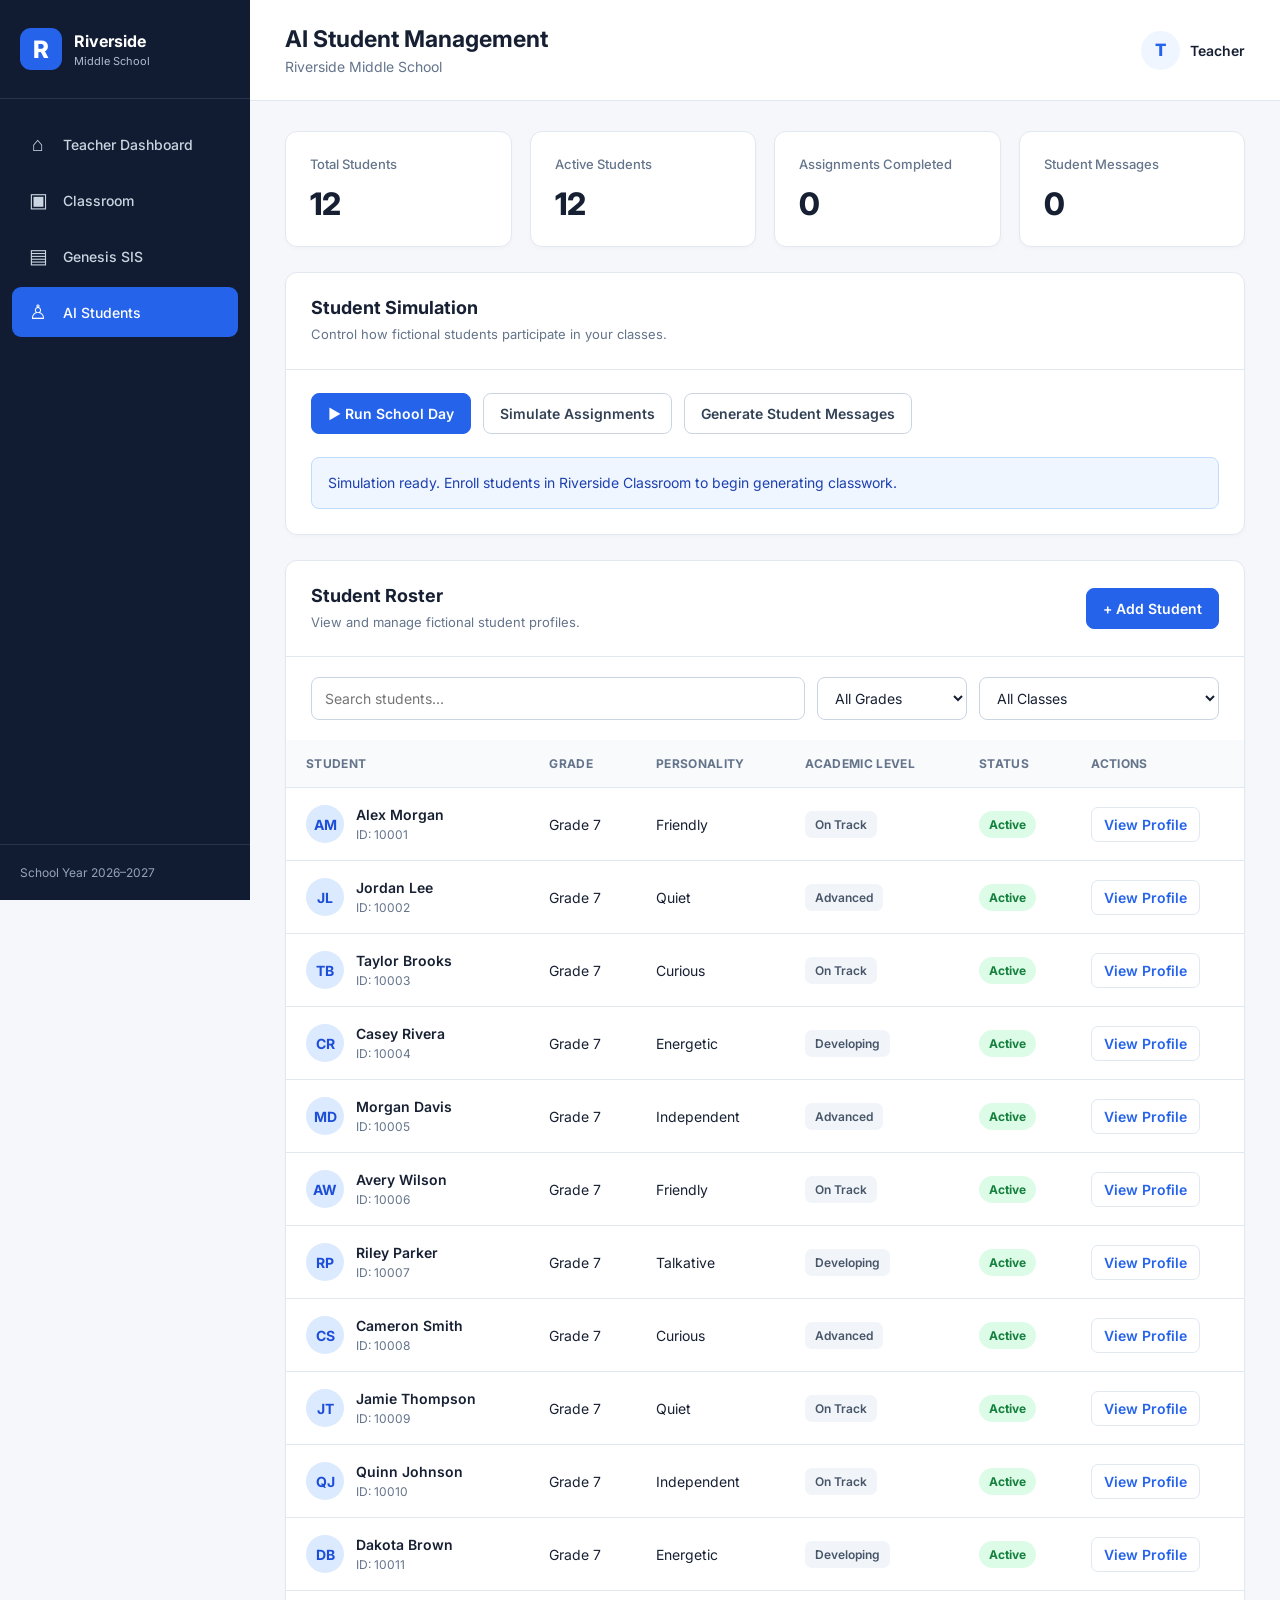
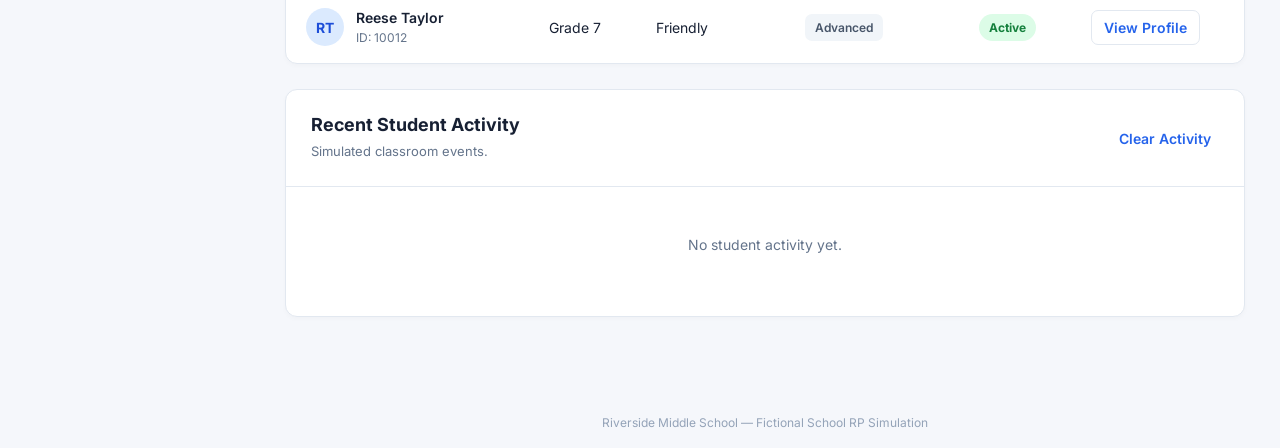
<file: students.html>
<!DOCTYPE html>
<html lang="en">
<head>
  <meta charset="UTF-8">
  <meta name="viewport" content="width=device-width, initial-scale=1">

  <title>AI Students | Riverside Middle School</title>

  <link rel="stylesheet" href="students.css">
  <script src="students.js" defer></script>
</head>

<body>

  <div class="app-layout">

    <!-- SIDEBAR -->
    <aside class="sidebar">

      <div class="sidebar-brand">
        <div class="school-logo">R</div>

        <div>
          <strong>Riverside</strong>
          <span>Middle School</span>
        </div>
      </div>

      <nav class="sidebar-nav">

        <a href="index.html" class="nav-link">
          <span>⌂</span>
          Teacher Dashboard
        </a>

        <a href="classroom.html" class="nav-link">
          <span>▣</span>
          Classroom
        </a>

        <a href="genesis.html" class="nav-link">
          <span>▤</span>
          Genesis SIS
        </a>

        <a href="students.html" class="nav-link active">
          <span>♙</span>
          AI Students
        </a>

      </nav>

      <div class="sidebar-footer">
        School Year 2026–2027
      </div>

    </aside>

    <!-- MAIN CONTENT -->
    <main class="main-content">

      <header class="topbar">

        <div>
          <h1>AI Student Management</h1>
          <p>Riverside Middle School</p>
        </div>

        <div class="teacher-profile">
          <div id="teacherAvatar" class="avatar">T</div>

          <span id="teacherName">Teacher</span>
        </div>

      </header>

      <div class="page-content">

        <!-- OVERVIEW -->
        <section class="overview-grid">

          <div class="stat-card">
            <span>Total Students</span>
            <strong id="totalStudents">0</strong>
          </div>

          <div class="stat-card">
            <span>Active Students</span>
            <strong id="activeStudents">0</strong>
          </div>

          <div class="stat-card">
            <span>Assignments Completed</span>
            <strong id="completedAssignments">0</strong>
          </div>

          <div class="stat-card">
            <span>Student Messages</span>
            <strong id="studentMessages">0</strong>
          </div>

        </section>

        <!-- SIMULATION CONTROLS -->
        <section class="panel">

          <div class="panel-header">
            <div>
              <h2>Student Simulation</h2>

              <p>
                Control how fictional students
                participate in your classes.
              </p>
            </div>
          </div>

          <div class="simulation-controls">

            <button
              id="runSimulation"
              class="primary-button"
            >
              ▶ Run School Day
            </button>

            <button
              id="simulateAssignments"
              class="secondary-button"
            >
              Simulate Assignments
            </button>

            <button
              id="simulateMessages"
              class="secondary-button"
            >
              Generate Student Messages
            </button>

          </div>

          <div id="simulationStatus" class="simulation-status">
            Simulation ready.
          </div>

        </section>

        <!-- STUDENT ROSTER -->
        <section class="panel">

          <div class="panel-header">

            <div>
              <h2>Student Roster</h2>

              <p>
                View and manage fictional
                student profiles.
              </p>
            </div>

            <button
              id="addStudentButton"
              class="primary-button"
            >
              + Add Student
            </button>

          </div>

          <div class="roster-toolbar">

            <input
              type="search"
              id="studentSearch"
              placeholder="Search students..."
            >

            <select id="gradeFilter">
              <option value="all">All Grades</option>
              <option value="6">Grade 6</option>
              <option value="7">Grade 7</option>
              <option value="8">Grade 8</option>
            </select>

            <select id="classFilter">
              <option value="all">All Classes</option>
            </select>

          </div>

          <div class="table-wrapper">

            <table class="student-table">

              <thead>
                <tr>
                  <th>Student</th>
                  <th>Grade</th>
                  <th>Personality</th>
                  <th>Academic Level</th>
                  <th>Status</th>
                  <th>Actions</th>
                </tr>
              </thead>

              <tbody id="studentTableBody"></tbody>

            </table>

          </div>

        </section>

        <!-- RECENT ACTIVITY -->
        <section class="panel">

          <div class="panel-header">
            <div>
              <h2>Recent Student Activity</h2>
              <p>Simulated classroom events.</p>
            </div>

            <button
              id="clearActivity"
              class="text-button"
            >
              Clear Activity
            </button>
          </div>

          <div id="activityFeed" class="activity-feed">

            <div class="empty-state">
              No student activity yet.
            </div>

          </div>

        </section>

      </div>

    </main>

  </div>

  <!-- STUDENT PROFILE DIALOG -->
  <dialog id="studentProfileDialog" class="student-dialog">

    <div class="dialog-header">

      <h2 id="profileStudentName">Student Profile</h2>

      <button id="closeStudentProfile" class="close-button">
        ×
      </button>

    </div>

    <div id="studentProfileContent"></div>

  </dialog>

  <!-- ADD STUDENT DIALOG -->
  <dialog id="addStudentDialog" class="student-dialog">

    <div class="dialog-header">
      <h2>Add Fictional Student</h2>

      <button id="closeAddStudent" class="close-button">
        ×
      </button>
    </div>

    <form id="addStudentForm">

      <label for="newStudentName">Student Name</label>

      <input
        id="newStudentName"
        type="text"
        placeholder="First and last name"
        required
      >

      <label for="newStudentGrade">Grade Level</label>

      <select id="newStudentGrade">
        <option value="6">Grade 6</option>
        <option value="7" selected>Grade 7</option>
        <option value="8">Grade 8</option>
      </select>

      <label for="newStudentPersonality">Personality</label>

      <select id="newStudentPersonality">
        <option value="Friendly">Friendly</option>
        <option value="Quiet">Quiet</option>
        <option value="Curious">Curious</option>
        <option value="Energetic">Energetic</option>
        <option value="Independent">Independent</option>
        <option value="Talkative">Talkative</option>
      </select>

      <label for="newStudentAcademic">Academic Level</label>

      <select id="newStudentAcademic">
        <option value="Developing">Developing</option>
        <option value="On Track" selected>On Track</option>
        <option value="Advanced">Advanced</option>
      </select>

      <div class="dialog-actions">

        <button
          type="button"
          id="cancelAddStudent"
          class="secondary-button"
        >
          Cancel
        </button>

        <button
          type="submit"
          class="primary-button"
        >
          Add Student
        </button>

      </div>

    </form>

  </dialog>

  <footer class="simulation-footer">
    Riverside Middle School — Fictional School RP Simulation
  </footer>

</body>
</html>
</file>
<file: style.css>
* {
    box-sizing: border-box;
}

body {
    margin: 0;
    font-family: Arial, sans-serif;
    background: #f3f6fb;
    color: #1e293b;
}

header {
    background: #17365d;
    color: white;
    padding: 25px 35px;
    border-bottom: 4px solid #e5b45b;
}

header h1 {
    margin: 0 0 8px;
    font-size: 28px;
}

header h2 {
    margin: 0;
    font-size: 16px;
    font-weight: normal;
}

main {
    max-width: 1100px;
    margin: 35px auto;
    padding: 0 20px;
}

.dashboard-card {
    background: white;
    border: 1px solid #dbe3ee;
    border-radius: 10px;
    padding: 24px;
    margin-bottom: 20px;
    box-shadow: 0 2px 6px rgba(0,0,0,0.04);
}

button {
    background: #17365d;
    color: white;
    border: none;
    border-radius: 6px;
    padding: 12px 20px;
    cursor: pointer;
}

button:hover {
    background: #28558a;
}
</file>
<file: classroom.css>
/* ==========================================
   RIVERSIDE CLASSROOM
   SCHOOL RP SIMULATION
   Classroom-inspired interface
========================================== */

:root {
    --blue: #1967d2;
    --blue-hover: #1558b0;
    --blue-light: #e8f0fe;
    --text: #202124;
    --secondary: #5f6368;
    --border: #dadce0;
    --sidebar: #f8fafd;
    --background: #ffffff;
    --surface: #ffffff;
    --shadow: 0 2px 6px rgba(60, 64, 67, 0.16);
}

* {
    box-sizing: border-box;
}

html {
    scroll-behavior: smooth;
}

body {
    margin: 0;
    background: var(--background);
    color: var(--text);
    font-family: Arial, Helvetica, sans-serif;
    font-size: 14px;
}

button,
input,
textarea,
select {
    font: inherit;
}

button {
    cursor: pointer;
}

button:focus-visible,
a:focus-visible {
    outline: 3px solid #8ab4f8;
    outline-offset: 2px;
}

a {
    color: var(--blue);
    text-decoration: none;
}

a:hover {
    text-decoration: underline;
}

[hidden] {
    display: none !important;
}

.muted {
    color: var(--secondary);
}

/* ==========================================
   SIMULATION NOTICE
========================================== */

.simulation-notice {
    padding: 7px 16px;
    text-align: center;
    background: #e8f0fe;
    color: #174ea6;
    font-size: 11px;
    border-bottom: 1px solid #d2e3fc;
}

/* ==========================================
   MAIN LAYOUT
========================================== */

.app-layout {
    display: flex;
    min-height: calc(100vh - 30px);
}

.sidebar {
    width: 285px;
    flex: 0 0 285px;
    background: var(--sidebar);
    border-right: 1px solid #e5e8ec;
    display: flex;
    flex-direction: column;
    min-height: calc(100vh - 30px);
    transition: width 0.2s ease;
}

.sidebar.collapsed {
    display: none;
}

.sidebar-brand {
    display: flex;
    align-items: center;
    gap: 13px;
    padding: 24px 18px;
    border-bottom: 1px solid #e5e8ec;
}

.brand-icon {
    width: 39px;
    height: 39px;
    flex-shrink: 0;
    border-radius: 9px;
    background: #1e8e3e;
    color: white;
    display: grid;
    place-items: center;
    font-weight: bold;
    font-size: 22px;
}

.sidebar-brand h2 {
    font-size: 17px;
    font-weight: 500;
    margin: 0 0 5px;
}

.sidebar-brand small {
    color: var(--secondary);
    font-size: 11px;
}

.sidebar-nav {
    padding: 15px 10px;
}

.sidebar-label {
    margin: 23px 15px 12px;
    font-size: 12px;
    color: #3c4043;
    font-weight: bold;
    letter-spacing: 0.3px;
}

.nav-item {
    width: 100%;
    display: flex;
    align-items: center;
    gap: 18px;
    padding: 13px 17px;
    border: 0;
    background: transparent;
    color: #3c4043;
    border-radius: 0 30px 30px 0;
    text-align: left;
    font-size: 14px;
    margin-bottom: 3px;
}

.nav-item span {
    font-size: 20px;
    min-width: 20px;
    text-align: center;
}

.nav-item:hover,
.sidebar-class:hover {
    background: #e8eaed;
}

.nav-item.active {
    background: #c2e7ff;
    color: #0842a0;
    font-weight: bold;
}

.sidebar-section {
    padding: 14px 10px 20px;
    border-top: 1px solid #e5e8ec;
}

.sidebar-section h3 {
    margin: 8px 15px 13px;
    font-size: 12px;
    font-weight: 600;
    color: #5f6368;
}

.sidebar-class {
    display: block;
    width: 100%;
    border: 0;
    background: transparent;
    border-radius: 0 30px 30px 0;
    text-align: left;
    padding: 12px 15px;
    color: #3c4043;
    font-size: 13px;
    line-height: 1.5;
}

.sidebar-bottom {
    margin-top: auto;
    border-top: 1px solid #e5e8ec;
    padding: 15px 20px;
    display: flex;
    flex-direction: column;
    gap: 13px;
}

/* ==========================================
   TOP BAR
========================================== */

.main-area {
    flex: 1;
    min-width: 0;
}

.topbar {
    height: 76px;
    display: flex;
    justify-content: space-between;
    align-items: center;
    padding: 12px 26px;
    border-bottom: 1px solid var(--border);
    background: white;
}

.topbar-left,
.topbar-right {
    display: flex;
    align-items: center;
    gap: 19px;
}

#menuToggle {
    background: transparent;
    border: 0;
    border-radius: 50%;
    width: 42px;
    height: 42px;
    font-size: 22px;
    color: #5f6368;
}

#menuToggle:hover,
.icon-button:hover {
    background: #f1f3f4;
}

.topbar h1 {
    font-size: 22px;
    font-weight: 400;
    margin: 0 0 4px;
}

.topbar p {
    color: var(--secondary);
    margin: 0;
    font-size: 12px;
}

#teacherDisplay {
    color: #3c4043;
}

.teacher-avatar {
    width: 39px;
    height: 39px;
    border-radius: 50%;
    display: grid;
    place-items: center;
    background: #80665b;
    color: white;
    font-size: 17px;
}

/* ==========================================
   VIEWS
========================================== */

.content {
    padding: 26px 32px 50px;
    max-width: 1550px;
    margin: auto;
}

.view {
    display: none;
}

.view.active {
    display: block;
}

.section-heading {
    display: flex;
    justify-content: space-between;
    align-items: center;
    gap: 20px;
    margin: 15px 0 25px;
}

.section-heading h2,
.section-heading h3 {
    font-weight: 400;
    margin: 0;
    font-size: 23px;
}

/* ==========================================
   BUTTONS
========================================== */

.primary-btn {
    background: var(--blue);
    border: 1px solid var(--blue);
    color: white;
    padding: 11px 23px;
    border-radius: 24px;
    font-weight: 600;
    box-shadow: 0 2px 4px rgba(0,0,0,0.12);
}

.primary-btn:hover,
.create-work-button:hover {
    background: var(--blue-hover);
}

.secondary-btn {
    background: white;
    border: 1px solid var(--border);
    border-radius: 6px;
    padding: 10px 16px;
    color: var(--blue);
    font-weight: 600;
}

.secondary-btn:hover {
    background: #f8fafd;
}

.text-btn {
    border: none;
    background: transparent;
    padding: 10px 12px;
    color: var(--blue);
    font-weight: 600;
    border-radius: 5px;
}

.text-btn:hover {
    background: var(--blue-light);
}

.icon-button {
    width: 40px;
    height: 40px;
    border: 0;
    background: transparent;
    border-radius: 50%;
    font-size: 20px;
}

/* ==========================================
   HOME AND CLASS CARDS
========================================== */

.welcome-banner {
    padding: 30px;
    background: #e8f0fe;
    border-radius: 12px;
    margin-bottom: 28px;
}

.welcome-banner h2 {
    font-size: 27px;
    font-weight: 400;
    margin: 0 0 10px;
}

.welcome-banner p {
    color: #3c4043;
    margin-bottom: 20px;
}

.class-grid {
    display: grid;
    grid-template-columns:
        repeat(auto-fill, minmax(275px, 1fr));
    gap: 20px;
}

.class-card {
    border: 1px solid var(--border);
    border-radius: 9px;
    overflow: hidden;
    cursor: pointer;
    background: white;
    transition: box-shadow 0.15s ease;
}

.class-card:hover {
    box-shadow: var(--shadow);
}

.class-card-header {
    min-height: 125px;
    background: #1967d2;
    color: white;
    padding: 20px;
}

.class-card:nth-child(3n+2) .class-card-header {
    background: #188038;
}

.class-card:nth-child(3n+3) .class-card-header {
    background: #9334e6;
}

.class-card-header h3 {
    font-size: 21px;
    font-weight: 400;
    margin: 0 0 10px;
}

.class-card-header p {
    margin: 0;
}

.class-card-body {
    min-height: 110px;
    padding: 20px;
}

.class-card-footer {
    padding: 15px 20px;
    border-top: 1px solid var(--border);
    text-align: right;
    color: var(--blue);
    font-weight: 600;
}

.empty-state {
    border: 1px dashed var(--border);
    border-radius: 9px;
    padding: 42px 25px;
    text-align: center;
    color: var(--secondary);
}

.empty-state h3 {
    color: var(--text);
    font-weight: 400;
}

/* ==========================================
   CLASS BANNER
========================================== */

.class-banner {
    background: #1967d2;
    color: white;
    border-radius: 9px;
    padding: 28px 35px;
    margin: 14px 0 20px;
}

.class-banner h2 {
    margin: 0 0 10px;
    font-size: 30px;
    font-weight: 400;
}

.class-banner p {
    margin: 0 0 15px;
}

.class-banner small {
    background: rgba(255,255,255,0.15);
    border-radius: 4px;
    padding: 7px 10px;
}

/* ==========================================
   CLASS TABS
========================================== */

.class-tabs {
    display: flex;
    justify-content: center;
    border-bottom: 1px solid var(--border);
    gap: 15px;
    margin: 0 0 24px;
}

.class-tab {
    border: 0;
    background: transparent;
    color: #3c4043;
    padding: 17px 25px;
    font-size: 15px;
    white-space: nowrap;
    border-bottom: 3px solid transparent;
}

.class-tab:hover {
    background: #f8fafd;
    color: var(--blue);
}

.class-tab.active {
    color: var(--blue);
    font-weight: 600;
    border-bottom-color: var(--blue);
}

.class-panel {
    display: none;
}

.class-panel.active {
    display: block;
}

/* ==========================================
   STREAM
========================================== */

.stream-layout {
    display: grid;
    grid-template-columns: 220px minmax(0, 1fr);
    gap: 25px;
    max-width: 1100px;
    margin: auto;
}

.panel-card {
    border: 1px solid var(--border);
    border-radius: 9px;
    padding: 22px;
    background: white;
    margin-bottom: 18px;
}

.panel-card h3 {
    font-weight: 500;
    margin-top: 0;
}

.stream-main textarea {
    width: 100%;
    margin: 10px 0 15px;
}

.stream-post {
    border: 1px solid var(--border);
    border-radius: 9px;
    padding: 20px;
    margin-bottom: 15px;
    background: white;
}

.stream-post h3 {
    margin-top: 0;
    font-weight: 500;
}

.stream-post small {
    color: var(--secondary);
}

/* ==========================================
   CLASSWORK TOOLBAR
========================================== */

.classwork-toolbar {
    max-width: 1050px;
    margin: 0 auto 30px;
    display: flex;
    align-items: center;
    gap: 18px;
    flex-wrap: wrap;
}

.create-menu-container {
    position: relative;
}

.create-work-button {
    background: var(--blue);
    color: white;
    border: none;
    border-radius: 30px;
    padding: 13px 24px;
    font-size: 15px;
    font-weight: 600;
    box-shadow: var(--shadow);
}

.create-work-button span {
    font-size: 21px;
    vertical-align: middle;
    margin-right: 7px;
}

.create-work-menu {
    position: absolute;
    z-index: 100;
    top: calc(100% + 8px);
    left: 0;
    width: 245px;
    background: #f8fafd;
    border: 1px solid #dadce0;
    border-radius: 7px;
    box-shadow: 0 5px 18px rgba(0,0,0,0.2);
    padding: 8px 0;
}

.create-work-menu button {
    display: flex;
    align-items: center;
    gap: 19px;
    width: 100%;
    padding: 14px 20px;
    background: transparent;
    border: none;
    text-align: left;
    color: #202124;
    font-size: 14px;
}

.create-work-menu button:hover {
    background: #e8eaed;
}

.create-work-menu button span {
    width: 22px;
    font-size: 19px;
    color: #3c4043;
}

.create-work-menu hr {
    border: none;
    border-top: 1px solid #dadce0;
    margin: 7px 0;
}

#classworkTopicFilter {
    min-width: 170px;
}

#collapseTopics {
    margin-left: auto;
}

/* ==========================================
   TOPICS AND ASSIGNMENTS
========================================== */

.classwork-content {
    max-width: 1050px;
    margin: 0 auto;
}

.topic-section {
    margin: 40px 0 30px;
}

.topic-header {
    display: flex;
    justify-content: space-between;
    align-items: center;
    padding: 13px 10px;
    border-bottom: 1px solid var(--border);
    color: #1967d2;
}

.topic-header h3 {
    font-size: 25px;
    font-weight: 400;
    margin: 0;
}

.topic-toggle {
    background: transparent;
    border: none;
    padding: 9px;
    color: #5f6368;
    font-size: 18px;
}

.topic-items {
    padding: 10px 0;
}

.topic-items.collapsed {
    display: none;
}

.work-item {
    padding: 19px 25px;
    border-bottom: 1px solid var(--border);
    background: white;
    margin-bottom: 2px;
}

.work-item:hover {
    background: #f8fafd;
}

.work-item h3 {
    margin: 0 0 9px;
    font-size: 16px;
    font-weight: 500;
}

.work-item p {
    color: var(--secondary);
    margin: 8px 0;
}

.work-topic {
    color: var(--blue);
    font-size: 12px;
    margin-bottom: 9px;
    font-weight: 600;
}

/* ==========================================
   ASSIGNMENT EDITOR
========================================== */

.assignment-editor-header {
    display: flex;
    justify-content: space-between;
    align-items: center;
    gap: 20px;
    border-bottom: 1px solid var(--border);
    padding: 12px 0 22px;
    margin-bottom: 25px;
}

.editor-header-left,
.editor-header-right {
    display: flex;
    align-items: center;
    gap: 13px;
}

.editor-header-left h2 {
    font-size: 23px;
    font-weight: 400;
    margin: 0;
}

#assignmentSaveStatus {
    color: var(--secondary);
    font-size: 12px;
}

.assignment-editor-layout {
    display: grid;
    grid-template-columns: minmax(0, 1fr) 275px;
    gap: 28px;
}

.assignment-main {
    min-width: 0;
}

.editor-card {
    background: white;
    padding: 20px 8px;
}

.editor-card label,
.assignment-settings label {
    display: block;
    color: #3c4043;
    font-size: 13px;
    margin: 18px 0 8px;
}

#editorAssignmentTitle {
    font-size: 19px;
    background: #f1f3f4;
    border: none;
    border-bottom: 1px solid #5f6368;
    border-radius: 4px 4px 0 0;
    padding: 17px;
}

#editorAssignmentInstructions {
    min-height: 185px;
    background: #f1f3f4;
    border: none;
    border-bottom: 1px solid #5f6368;
    border-radius: 4px 4px 0 0;
    padding: 17px;
}

.attachment-section {
    margin-top: 28px;
}

.attachment-section h3 {
    font-weight: 500;
    font-size: 15px;
}

.attachment-actions {
    display: flex;
    flex-wrap: wrap;
    gap: 10px;
}

.attachment-actions button {
    background: white;
    color: #1967d2;
    border: 1px solid var(--border);
    border-radius: 22px;
    padding: 10px 15px;
}

.attachment-actions button:hover {
    background: var(--blue-light);
}

#assignmentAttachments {
    margin-top: 18px;
}

.assignment-settings {
    border-left: 1px solid var(--border);
    padding: 8px 0 20px 25px;
}

.assignment-settings h3 {
    font-size: 16px;
    font-weight: 500;
    margin: 0 0 20px;
}

.assignment-settings input,
.assignment-settings select {
    width: 100%;
}

/* ==========================================
   INPUTS
========================================== */

input,
textarea,
select {
    border: 1px solid var(--border);
    border-radius: 5px;
    background: white;
    color: var(--text);
    padding: 11px 12px;
    max-width: 100%;
}

textarea {
    resize: vertical;
}

input:focus,
textarea:focus,
select:focus {
    outline: none;
    border-color: var(--blue);
    box-shadow: 0 1px 0 var(--blue);
}

.editor-card input,
.editor-card textarea {
    display: block;
    width: 100%;
}

/* ==========================================
   TABLES
========================================== */

.table-wrapper {
    overflow-x: auto;
}

.data-table {
    width: 100%;
    border-collapse: collapse;
}

.data-table th,
.data-table td {
    text-align: left;
    padding: 15px;
    border-bottom: 1px solid var(--border);
}

.data-table th {
    color: #5f6368;
    font-weight: 600;
}

.data-table tbody tr:hover {
    background: #f8fafd;
}

/* ==========================================
   CALENDAR
========================================== */

.calendar-toolbar {
    display: flex;
    justify-content: center;
    align-items: center;
    gap: 20px;
    margin-bottom: 20px;
}

.calendar-toolbar button {
    border: 1px solid var(--border);
    border-radius: 5px;
    background: white;
    padding: 9px 14px;
}

.calendar-grid {
    display: grid;
    grid-template-columns: repeat(7, minmax(0, 1fr));
    gap: 1px;
    border: 1px solid var(--border);
    background: var(--border);
}

.calendar-day {
    min-height: 95px;
    padding: 10px;
    background: white;
    font-size: 12px;
}

.calendar-day.today {
    background: var(--blue-light);
}

.calendar-event {
    background: #d2e3fc;
    color: #174ea6;
    border-radius: 4px;
    padding: 5px;
    margin-top: 5px;
    overflow-wrap: anywhere;
    font-size: 11px;
}

/* ==========================================
   DIALOGS
========================================== */

.app-dialog {
    width: min(95vw, 500px);
    max-height: 88vh;
    overflow-y: auto;
    border: none;
    border-radius: 9px;
    padding: 26px;
    box-shadow: 0 12px 40px rgba(0,0,0,0.22);
}

.app-dialog::backdrop {
    background: rgba(0,0,0,0.38);
}

.app-dialog h2 {
    font-weight: 400;
    margin-top: 0;
}

.app-dialog form {
    display: flex;
    flex-direction: column;
    gap: 12px;
}

.app-dialog label {
    font-size: 13px;
    color: #3c4043;
}

.app-dialog input,
.app-dialog select,
.app-dialog textarea {
    width: 100%;
}

.dialog-actions {
    display: flex;
    justify-content: flex-end;
    gap: 12px;
    margin-top: 20px;
}

.dialog-actions button {
    padding: 10px 17px;
    border-radius: 5px;
}

.wide-dialog {
    width: min(95vw, 780px);
}

.quiz-question {
    padding: 18px;
    border: 1px solid var(--border);
    border-radius: 7px;
    margin: 14px 0;
}

/* ==========================================
   FOOTER
========================================== */

.app-footer {
    border-top: 1px solid var(--border);
    padding: 16px;
    text-align: center;
    color: var(--secondary);
    font-size: 11px;
}

/* ==========================================
   RESPONSIVE DESIGN
========================================== */

@media (max-width: 1100px) {
    .sidebar {
        width: 235px;
        flex-basis: 235px;
    }

    .assignment-editor-layout {
        grid-template-columns: minmax(0, 1fr) 235px;
    }
}

@media (max-width: 850px) {
    .sidebar {
        width: 200px;
        flex-basis: 200px;
    }

    .stream-layout,
    .assignment-editor-layout {
        grid-template-columns: 1fr;
    }

    .assignment-settings {
        border-left: none;
        border-top: 1px solid var(--border);
        padding: 20px 0;
    }

    .topbar {
        padding: 12px 16px;
    }

    .content {
        padding: 20px;
    }
}

@media (max-width: 650px) {
    .app-layout {
        flex-direction: column;
    }

    .sidebar {
        width: 100%;
        flex-basis: auto;
        min-height: auto;
    }

    .sidebar-brand {
        padding: 12px;
    }

    .sidebar-nav {
        display: flex;
        overflow-x: auto;
    }

    .sidebar-label,
    .sidebar-section,
    .sidebar-bottom {
        display: none;
    }

    .nav-item {
        width: auto;
        white-space: nowrap;
        border-radius: 25px;
    }

    .topbar h1 {
        font-size: 17px;
    }

    #teacherDisplay {
        display: none;
    }

    .class-grid {
        grid-template-columns: 1fr;
    }

    .class-tabs {
        justify-content: flex-start;
        overflow-x: auto;
        gap: 0;
    }

    .class-tab {
        padding: 14px;
    }

    .classwork-toolbar {
        gap: 10px;
    }

    #collapseTopics {
        margin-left: 0;
    }

    .assignment-editor-header {
        align-items: flex-start;
        flex-direction: column;
    }

    .editor-header-right {
        flex-wrap: wrap;
    }

    .calendar-day {
        min-height: 55px;
        padding: 5px;
    }

    .calendar-event {
        font-size: 9px;
    }
}
</file>
<file: forms.css>
/* ========================================
   RIVERSIDE FORMS
   SCHOOL RP SIMULATION
======================================== */

:root {
    --theme: #673ab7;
    --theme-dark: #512da8;
    --theme-light: #ede7f6;
    --page-bg: #f0ebf8;
    --text: #202124;
    --muted: #5f6368;
    --border: #dadce0;
    --white: #ffffff;
    --shadow: 0 2px 8px rgba(0, 0, 0, 0.12);
}

* {
    box-sizing: border-box;
}

html {
    scroll-behavior: smooth;
}

body {
    margin: 0;
    background: var(--page-bg);
    color: var(--text);
    font-family: Arial, Helvetica, sans-serif;
    font-size: 14px;
}

button,
input,
textarea,
select {
    font: inherit;
}

button {
    cursor: pointer;
}

button:focus-visible,
input:focus-visible,
textarea:focus-visible,
select:focus-visible {
    outline: 2px solid var(--theme);
    outline-offset: 2px;
}

[hidden] {
    display: none !important;
}

/* ========================================
   TOP HEADER
======================================== */

.forms-header {
    height: 74px;
    padding: 10px 23px;
    display: flex;
    justify-content: space-between;
    align-items: center;
    gap: 20px;
    background: white;
    border-bottom: 1px solid #e8eaed;
    position: sticky;
    top: 0;
    z-index: 100;
}

.header-left,
.header-right {
    display: flex;
    align-items: center;
    gap: 16px;
}

.header-left {
    min-width: 0;
}

.back-button {
    color: #5f6368;
    text-decoration: none;
    font-size: 25px;
    width: 35px;
    text-align: center;
}

.back-button:hover {
    color: var(--theme);
}

.forms-logo {
    width: 40px;
    height: 44px;
    border-radius: 5px;
    display: grid;
    place-items: center;
    background: var(--theme);
    color: white;
    font-size: 25px;
}

.form-header-info {
    display: flex;
    flex-direction: column;
    min-width: 0;
    gap: 5px;
}

#headerFormTitle {
    width: 235px;
    max-width: 100%;
    border: 1px solid transparent;
    border-radius: 4px;
    padding: 6px 8px;
    color: #202124;
    font-size: 18px;
    background: transparent;
    text-overflow: ellipsis;
}

#headerFormTitle:hover {
    border-color: #dadce0;
}

#headerFormTitle:focus {
    border-color: var(--theme);
    outline: none;
}

#saveStatus {
    color: var(--muted);
    font-size: 11px;
    padding-left: 8px;
}

.icon-button {
    border: 0;
    background: transparent;
    border-radius: 50%;
    width: 41px;
    height: 41px;
    font-size: 21px;
    color: #5f6368;
    display: inline-grid;
    place-items: center;
}

.icon-button:hover {
    background: #f1f3f4;
}

.publish-button,
.purple-button {
    background: var(--theme);
    color: white;
    border: none;
    border-radius: 5px;
    padding: 11px 24px;
    font-size: 14px;
    font-weight: 600;
}

.publish-button:hover,
.purple-button:hover {
    background: var(--theme-dark);
}

.user-avatar {
    width: 37px;
    height: 37px;
    border-radius: 50%;
    background: #7b5b8e;
    color: white;
    display: grid;
    place-items: center;
    font-weight: bold;
}

/* ========================================
   TOP TABS
======================================== */

.forms-tabs {
    display: flex;
    align-items: center;
    justify-content: center;
    gap: 12px;
    background: white;
    height: 54px;
    border-bottom: 1px solid #e8eaed;
    position: sticky;
    top: 74px;
    z-index: 90;
}

.form-tab {
    background: transparent;
    border: none;
    border-bottom: 3px solid transparent;
    height: 100%;
    padding: 0 19px;
    color: #5f6368;
    font-size: 14px;
}

.form-tab:hover {
    background: #f8f5fc;
}

.form-tab.active {
    border-bottom-color: var(--theme);
    color: var(--theme);
    font-weight: 600;
}

#responseCount {
    background: #f1f3f4;
    border-radius: 12px;
    padding: 3px 7px;
    font-size: 11px;
    margin-left: 5px;
}

/* ========================================
   MAIN FORM AREA
======================================== */

.forms-main {
    width: min(100% - 40px, 770px);
    margin: 26px auto 65px;
    position: relative;
}

.form-view {
    display: none;
}

.form-view.active {
    display: block;
}

.form-title-card,
.question-card,
.responses-card,
.settings-card,
.form-section-card {
    background: white;
    border: 1px solid #dadce0;
    border-radius: 9px;
    box-shadow: 0 1px 3px rgba(0, 0, 0, 0.08);
    margin-bottom: 14px;
}

.form-title-card {
    padding: 28px 25px 23px;
    border-top: 10px solid var(--theme);
}

.large-title-input {
    display: block;
    width: 100%;
    border: none;
    border-bottom: 1px solid transparent;
    background: transparent;
    color: #202124;
    font-size: 31px;
    font-weight: 400;
    padding: 6px 0 10px;
    margin-bottom: 10px;
}

.large-title-input:hover,
.large-title-input:focus {
    border-bottom-color: var(--theme);
    outline: none;
}

#formDescription {
    width: 100%;
    border: none;
    border-bottom: 1px solid transparent;
    resize: vertical;
    min-height: 55px;
    padding: 10px 0;
    background: transparent;
    color: #3c4043;
}

#formDescription:focus {
    border-bottom-color: var(--theme);
    outline: none;
}

/* ========================================
   QUESTION CARDS
======================================== */

.question-card {
    padding: 23px 25px;
    position: relative;
}

.question-card.selected {
    border-left: 6px solid var(--theme);
    padding-left: 20px;
    box-shadow: var(--shadow);
}

.question-card-top {
    display: flex;
    gap: 18px;
    align-items: flex-start;
    margin-bottom: 20px;
}

.question-title-input {
    flex: 1;
    min-width: 0;
    padding: 14px 13px;
    border: none;
    border-bottom: 1px solid #5f6368;
    border-radius: 4px 4px 0 0;
    background: #f1f3f4;
    font-size: 15px;
}

.question-type-select {
    min-width: 190px;
    border: 1px solid var(--border);
    border-radius: 5px;
    background: white;
    padding: 13px;
    color: #3c4043;
}

.question-options {
    display: flex;
    flex-direction: column;
    gap: 13px;
    margin-bottom: 17px;
}

.question-option {
    display: flex;
    align-items: center;
    gap: 12px;
}

.option-symbol {
    font-size: 21px;
    color: #9aa0a6;
}

.option-input {
    flex: 1;
    min-width: 0;
    border: none;
    border-bottom: 1px solid transparent;
    padding: 9px 3px;
}

.option-input:focus {
    border-bottom-color: var(--theme);
    outline: none;
}

.remove-option {
    border: none;
    background: transparent;
    color: #5f6368;
    font-size: 20px;
    border-radius: 50%;
    width: 32px;
    height: 32px;
}

.remove-option:hover {
    background: #f1f3f4;
}

.add-option-button {
    align-self: flex-start;
    color: var(--theme);
    background: transparent;
    border: none;
    padding: 8px 5px;
}

.question-placeholder {
    padding: 14px;
    border-bottom: 1px dotted #9aa0a6;
    color: #9aa0a6;
}

.question-footer {
    border-top: 1px solid #e8eaed;
    padding-top: 16px;
    display: flex;
    justify-content: flex-end;
    align-items: center;
    flex-wrap: wrap;
    gap: 12px;
}

.question-footer button {
    border: 0;
    background: transparent;
    color: #5f6368;
    padding: 9px;
    border-radius: 5px;
}

.question-footer button:hover {
    background: #f1f3f4;
}

.question-footer .answer-key-button {
    color: var(--theme);
    margin-right: auto;
    font-weight: 600;
}

.question-footer label {
    display: flex;
    align-items: center;
    gap: 8px;
}

.question-footer input[type="checkbox"] {
    accent-color: var(--theme);
    width: 17px;
    height: 17px;
}

.question-points {
    width: 68px;
    padding: 8px;
    border: 1px solid var(--border);
    border-radius: 5px;
}

.answer-key-panel {
    background: #f8f5fc;
    border: 1px solid #d1c4e9;
    border-radius: 6px;
    padding: 17px;
    margin-bottom: 18px;
}

.answer-key-panel h4 {
    margin: 0 0 12px;
    color: var(--theme);
}

.answer-key-panel label {
    display: flex;
    align-items: center;
    gap: 10px;
    padding: 7px 0;
}

.answer-key-panel input {
    accent-color: var(--theme);
}

/* ========================================
   FLOATING TOOLBAR
======================================== */

.question-toolbar {
    position: absolute;
    top: 180px;
    left: calc(100% + 13px);
    width: 52px;
    background: white;
    border: 1px solid #dadce0;
    border-radius: 9px;
    box-shadow: var(--shadow);
    padding: 8px 5px;
    display: flex;
    flex-direction: column;
    align-items: center;
    gap: 3px;
    z-index: 10;
}

.question-toolbar button {
    border: 0;
    background: transparent;
    color: #5f6368;
    font-size: 21px;
    width: 42px;
    height: 42px;
    border-radius: 50%;
}

.question-toolbar button:hover {
    background: #f1f3f4;
    color: var(--theme);
}

#addQuestionButton {
    font-size: 29px;
}

/* ========================================
   EMPTY QUESTIONS
======================================== */

.empty-questions {
    text-align: center;
    background: white;
    border: 1px dashed #dadce0;
    border-radius: 9px;
    padding: 35px 20px;
}

.empty-questions h3 {
    font-weight: 400;
    font-size: 19px;
}

.empty-questions p {
    color: var(--muted);
    margin-bottom: 22px;
}

/* ========================================
   RESPONSES
======================================== */

.responses-card,
.settings-card {
    padding: 28px;
}

.responses-heading h2 {
    font-weight: 400;
    font-size: 30px;
    margin: 0 0 25px;
}

.responses-tabs {
    display: flex;
    border-bottom: 1px solid var(--border);
    margin-bottom: 25px;
}

.response-tab {
    flex: 1;
    border: 0;
    border-bottom: 3px solid transparent;
    background: transparent;
    padding: 13px;
    color: var(--muted);
}

.response-tab.active {
    color: var(--theme);
    border-bottom-color: var(--theme);
    font-weight: 600;
}

.empty-response-state {
    text-align: center;
    padding: 40px 10px;
    color: var(--muted);
}

.empty-response-state h3 {
    color: var(--text);
    font-weight: 400;
}

/* ========================================
   SETTINGS
======================================== */

.settings-card h2 {
    font-weight: 400;
    font-size: 26px;
    margin: 0 0 25px;
}

.settings-group {
    border-top: 1px solid #e8eaed;
    padding: 23px 0;
}

.settings-group h3 {
    font-size: 17px;
    font-weight: 500;
    margin: 0 0 18px;
}

.setting-row {
    display: flex;
    align-items: center;
    justify-content: space-between;
    gap: 20px;
    margin: 20px 0;
}

.setting-row span {
    display: flex;
    flex-direction: column;
    gap: 7px;
}

.setting-row small {
    color: var(--muted);
    font-size: 12px;
}

.setting-row input[type="checkbox"] {
    width: 19px;
    height: 19px;
    accent-color: var(--theme);
}

.settings-group textarea {
    width: 100%;
    border: 1px solid var(--border);
    border-radius: 5px;
    padding: 12px;
    margin-top: 12px;
}

/* ========================================
   DIALOGS
======================================== */

.forms-dialog {
    width: min(95vw, 480px);
    max-height: 88vh;
    overflow-y: auto;
    border: none;
    border-radius: 10px;
    padding: 25px;
    box-shadow: 0 12px 45px rgba(0, 0, 0, 0.25);
}

.forms-dialog::backdrop {
    background: rgba(32, 33, 36, 0.45);
}

.wide-dialog {
    width: min(95vw, 770px);
}

.dialog-heading {
    display: flex;
    align-items: center;
    justify-content: space-between;
    gap: 15px;
    margin-bottom: 20px;
}

.dialog-heading h2 {
    margin: 0;
    font-weight: 400;
}

.forms-dialog label {
    display: block;
    margin: 15px 0 8px;
}

.forms-dialog input[type="text"] {
    width: 100%;
    padding: 12px;
    border: 1px solid var(--border);
    border-radius: 5px;
}

.dialog-actions {
    display: flex;
    justify-content: flex-end;
    gap: 12px;
    margin-top: 24px;
}

.secondary-button {
    background: white;
    color: var(--theme);
    border: 1px solid var(--border);
    border-radius: 5px;
    padding: 11px 18px;
    font-weight: 600;
}

.secondary-button:hover {
    background: var(--theme-light);
}

.theme-colors {
    display: flex;
    gap: 13px;
    flex-wrap: wrap;
}

.theme-color {
    width: 36px;
    height: 36px;
    border-radius: 50%;
    border: 2px solid white;
    outline: 1px solid #dadce0;
}

.theme-color:hover,
.theme-color.active {
    outline: 3px solid #5f6368;
}

/* ========================================
   PREVIEW
======================================== */

.preview-question {
    padding: 20px 0;
    border-bottom: 1px solid var(--border);
}

.preview-question h3 {
    font-size: 16px;
    font-weight: 500;
}

.preview-question label {
    display: flex;
    gap: 10px;
    align-items: center;
    margin: 12px 0;
}

.preview-question input[type="text"],
.preview-question textarea {
    width: 100%;
    padding: 12px;
    border: 1px solid var(--border);
    border-radius: 5px;
}

/* ========================================
   FOOTER
======================================== */

.simulation-footer {
    text-align: center;
    color: #5f6368;
    padding: 22px;
    font-size: 11px;
}

/* ========================================
   MOBILE AND SMALL SCREENS
======================================== */

@media (max-width: 1000px) {
    .question-toolbar {
        position: sticky;
        top: 130px;
        left: auto;
        width: fit-content;
        margin: 15px auto;
        flex-direction: row;
    }
}

@media (max-width: 650px) {
    .forms-header {
        padding: 8px 10px;
        gap: 8px;
    }

    .header-left,
    .header-right {
        gap: 7px;
    }

    #headerFormTitle {
        width: 125px;
        font-size: 14px;
    }

    #saveStatus {
        font-size: 9px;
    }

    .forms-logo,
    #themeButton,
    #moreOptions {
        display: none;
    }

    .publish-button {
        padding: 9px 12px;
    }

    .user-avatar {
        width: 30px;
        height: 30px;
    }

    .forms-main {
        width: calc(100% - 20px);
        margin-top: 15px;
    }

    .form-title-card,
    .question-card,
    .responses-card,
    .settings-card {
        padding: 18px;
    }

    .large-title-input {
        font-size: 25px;
    }

    .question-card-top {
        flex-direction: column;
    }

    .question-title-input,
    .question-type-select {
        width: 100%;
    }

    .question-footer {
        justify-content: flex-start;
    }

    .question-footer .answer-key-button {
        margin-right: 0;
    }

    .forms-tabs {
        gap: 0;
    }

    .form-tab {
        padding: 0 13px;
    }
}
</file>
<file: genesis.css>
/* GENESIS-STYLE SCHOOL RP PORTAL */

:root {
    --primary: #285b99;
    --primary-dark: #193e70;
    --secondary: #347fc2;
    --background: #f2f5f9;
    --border: #d4dce7;
    --text: #243247;
    --white: #ffffff;
}

* {
    box-sizing: border-box;
}

body {
    margin: 0;
    font-family: Arial, Helvetica, sans-serif;
    font-size: 14px;
    background: var(--background);
    color: var(--text);
}

/* SIMULATION BANNER */

.simulation-banner {
    background: #eaf2ff;
    color: #244a7a;
    padding: 7px 20px;
    font-size: 12px;
    text-align: center;
    border-bottom: 1px solid #c9dcf5;
}

/* HEADER */

.genesis-header {
    background: white;
    padding: 17px 25px;
    display: flex;
    align-items: center;
    justify-content: space-between;
    gap: 20px;
    border-bottom: 1px solid var(--border);
}

.header-left {
    display: flex;
    align-items: center;
    gap: 15px;
}

.header-left h1 {
    color: var(--primary);
    font-size: 30px;
    margin: 0;
    letter-spacing: -1px;
}

.header-left span {
    font-size: 12px;
    color: #64748b;
}

.header-right {
    display: flex;
    align-items: center;
    gap: 18px;
    font-size: 13px;
}

.return-button {
    background: var(--primary);
    color: white;
    padding: 9px 14px;
    text-decoration: none;
    border-radius: 5px;
    font-weight: bold;
}

.return-button:hover {
    background: var(--primary-dark);
}

/* MAIN NAVIGATION */

.main-nav {
    background: var(--primary);
    display: flex;
    align-items: center;
    flex-wrap: wrap;
    padding: 0 15px;
    min-height: 46px;
}

.main-tab {
    background: transparent;
    border: none;
    color: white;
    padding: 15px 18px;
    font-size: 13px;
    cursor: pointer;
}

.main-tab:hover {
    background: #3673b6;
}

.main-tab.active {
    background: var(--primary-dark);
    font-weight: bold;
    box-shadow: inset 0 -3px 0 #ffcc65;
}

/* SECONDARY NAVIGATION */

.sub-nav {
    background: var(--secondary);
    display: flex;
    flex-wrap: wrap;
    gap: 3px;
    padding: 6px 18px;
}

.sub-tab {
    background: transparent;
    color: white;
    border: none;
    border-radius: 4px;
    padding: 8px 15px;
    cursor: pointer;
    font-size: 12px;
}

.sub-tab:hover,
.sub-tab.active {
    background: rgba(255,255,255,0.2);
}

/* MAIN CONTENT */

.genesis-content {
    max-width: 1450px;
    margin: 22px auto;
    padding: 0 22px;
    min-height: 65vh;
}

/* TEACHER INFORMATION */

.info-panel {
    background: white;
    border: 1px solid var(--border);
    border-radius: 7px;
    padding: 15px 20px;
    margin-bottom: 20px;
    box-shadow: 0 2px 5px rgba(0,0,0,0.03);
}

.info-row {
    display: flex;
    justify-content: space-between;
    flex-wrap: wrap;
    gap: 15px;
    padding: 7px 0;
}

.info-row + .info-row {
    border-top: 1px solid #edf0f4;
}

/* PORTAL PAGES */

.genesis-page {
    display: none;
    background: white;
    border: 1px solid var(--border);
    border-radius: 7px;
    padding: 22px;
    margin-bottom: 25px;
    box-shadow: 0 2px 7px rgba(0,0,0,0.04);
}

.genesis-page.active {
    display: block;
}

.section-title {
    display: flex;
    align-items: center;
    justify-content: space-between;
    gap: 15px;
    border-bottom: 1px solid var(--border);
    padding-bottom: 12px;
    margin-bottom: 18px;
}

.section-title h2 {
    margin: 0;
    font-size: 21px;
    color: var(--primary-dark);
}

#attendanceStatus {
    background: #fff4db;
    color: #8a5a00;
    padding: 7px 12px;
    border-radius: 5px;
    font-size: 12px;
    font-weight: bold;
}

/* TOOLBARS */

.toolbar {
    display: flex;
    align-items: center;
    flex-wrap: wrap;
    gap: 12px;
    background: #f6f8fb;
    padding: 14px;
    border: 1px solid var(--border);
    border-radius: 5px;
    margin-bottom: 18px;
}

label {
    font-weight: bold;
    font-size: 13px;
}

input,
select {
    padding: 9px 11px;
    border: 1px solid #c7d1df;
    border-radius: 4px;
    font-family: inherit;
    font-size: 13px;
    background: white;
    color: var(--text);
}

input:focus,
select:focus {
    outline: 2px solid #7db2e6;
    outline-offset: 1px;
}

/* STUDENT TABLES */

.table-wrapper {
    width: 100%;
    overflow-x: auto;
    border: 1px solid var(--border);
    border-radius: 5px;
}

.genesis-table {
    width: 100%;
    border-collapse: collapse;
    text-align: left;
    font-size: 13px;
}

.genesis-table thead {
    background: #e7eef8;
}

.genesis-table th {
    color: #234e81;
    font-weight: bold;
    padding: 12px;
    border-bottom: 2px solid #b9cce3;
    white-space: nowrap;
}

.genesis-table td {
    padding: 10px 12px;
    border-bottom: 1px solid #e4e9f0;
}

.genesis-table tbody tr:nth-child(even) {
    background: #f7f9fc;
}

.genesis-table tbody tr:hover {
    background: #edf5ff;
}

.genesis-table td input {
    width: 100%;
    min-width: 120px;
}

.genesis-table td select {
    min-width: 110px;
}

/* BUTTONS */

.attendance-actions {
    display: flex;
    align-items: center;
    flex-wrap: wrap;
    gap: 12px;
    margin-top: 20px;
}

.attendance-actions button {
    border: 1px solid #b8c7d9;
    background: #f1f5fa;
    color: #25466e;
    padding: 10px 17px;
    border-radius: 5px;
    cursor: pointer;
    font-weight: bold;
}

.attendance-actions button:hover {
    background: #e1ebf7;
}

.attendance-actions #postAttendance {
    background: var(--primary);
    border-color: var(--primary);
    color: white;
}

.attendance-actions #postAttendance:hover {
    background: var(--primary-dark);
}

#attendanceMessage {
    font-size: 13px;
    color: #246b40;
}

/* FOOTER */

.genesis-footer {
    padding: 20px;
    text-align: center;
    color: #718096;
    font-size: 12px;
    border-top: 1px solid var(--border);
}

/* MOBILE SUPPORT */

@media (max-width: 768px) {
    .genesis-header {
        flex-direction: column;
        align-items: flex-start;
    }

    .header-left,
    .header-right {
        flex-wrap: wrap;
    }

    .main-nav {
        padding: 0 5px;
    }

    .main-tab {
        padding: 12px 10px;
    }

    .genesis-content {
        padding: 0 10px;
    }

    .genesis-page {
        padding: 14px;
    }

    .info-row {
        flex-direction: column;
        gap: 8px;
    }

    .toolbar {
        align-items: flex-start;
    }

    .section-title h2 {
        font-size: 18px;
    }
}
</file>
<file: parents.css>
:root {
  --navy: #172554;
  --blue: #2563eb;
  --blue-light: #eff6ff;
  --background: #f4f7fb;
  --white: #ffffff;
  --text: #172033;
  --muted: #64748b;
  --border: #e2e8f0;
  --green: #15803d;
  --shadow: 0 8px 24px rgba(15, 23, 42, 0.06);
}

* {
  box-sizing: border-box;
}

body {
  margin: 0;
  background: var(--background);
  color: var(--text);
  font-family: Arial, Helvetica, sans-serif;
}

button,
textarea,
input,
select {
  font: inherit;
}

button,
a {
  -webkit-tap-highlight-color: transparent;
}

.topbar {
  min-height: 94px;
  padding: 20px 5%;
  background: var(--navy);
  color: white;
  display: flex;
  align-items: center;
  justify-content: space-between;
  gap: 20px;
}

.topbar h1 {
  margin: 0;
  font-size: 23px;
  letter-spacing: -0.4px;
}

.topbar p {
  margin: 7px 0 0;
  color: #cbd5e1;
  font-size: 14px;
}

.back-link {
  color: white;
  text-decoration: none;
  border: 1px solid #52638b;
  border-radius: 9px;
  padding: 11px 15px;
  font-size: 13px;
  font-weight: 700;
}

.back-link:hover {
  background: #263867;
}

.layout {
  max-width: 1500px;
  margin: 28px auto;
  padding: 0 24px;
  display: grid;
  grid-template-columns: 310px minmax(0, 1fr);
  gap: 24px;
  align-items: start;
}

.sidebar,
.workspace {
  background: var(--white);
  border: 1px solid var(--border);
  border-radius: 16px;
  box-shadow: var(--shadow);
}

.sidebar {
  padding: 22px;
}

.sidebar h2 {
  margin: 0;
  font-size: 19px;
}

.muted {
  color: var(--muted);
  font-size: 13px;
  line-height: 1.6;
}

.conversation-list {
  display: flex;
  flex-direction: column;
  gap: 9px;
  margin: 22px 0 18px;
}

.conversation-item {
  width: 100%;
  padding: 14px;
  background: white;
  color: var(--text);
  text-align: left;
  border: 1px solid var(--border);
  border-radius: 11px;
  cursor: pointer;
  transition: background 0.15s, border-color 0.15s;
}

.conversation-item:hover {
  background: #f8fafc;
  border-color: #93b4f8;
}

.conversation-item.active {
  background: var(--blue-light);
  border-color: var(--blue);
}

.conversation-name {
  display: block;
  font-size: 14px;
  font-weight: 700;
  margin-bottom: 6px;
}

.conversation-preview {
  display: block;
  color: var(--muted);
  font-size: 12px;
  line-height: 1.5;
  overflow-wrap: anywhere;
}

.secondary-button {
  width: 100%;
  padding: 12px;
  background: white;
  border: 1px solid var(--border);
  border-radius: 9px;
  color: var(--blue);
  font-weight: 700;
  cursor: pointer;
}

.secondary-button:hover {
  background: var(--blue-light);
}

.workspace {
  min-width: 0;
  overflow: hidden;
}

.page-heading {
  padding: 25px 28px;
  border-bottom: 1px solid var(--border);
  display: flex;
  justify-content: space-between;
  align-items: center;
  gap: 16px;
}

.page-heading h2 {
  margin: 5px 0;
  font-size: 23px;
  overflow-wrap: anywhere;
}

.eyebrow {
  margin: 0;
  color: var(--blue);
  font-size: 11px;
  font-weight: 800;
  letter-spacing: 1.4px;
}

.status-pill {
  flex-shrink: 0;
  background: #dcfce7;
  color: var(--green);
  border-radius: 20px;
  padding: 7px 11px;
  font-size: 11px;
  font-weight: 800;
}

.student-summary {
  padding: 17px 28px;
  background: #f8fafc;
  border-bottom: 1px solid var(--border);
  font-size: 13px;
  line-height: 1.7;
  color: #475569;
}

.message-area {
  min-height: 390px;
  max-height: 560px;
  overflow-y: auto;
  padding: 26px;
  display: flex;
  flex-direction: column;
  gap: 18px;
}

.empty-state {
  margin: auto;
  padding: 35px 15px;
  text-align: center;
  color: var(--muted);
}

.empty-state h3 {
  color: var(--text);
  margin-bottom: 8px;
}

.empty-icon {
  font-size: 38px;
  margin-bottom: 12px;
}

.message {
  max-width: min(78%, 620px);
  display: flex;
  flex-direction: column;
  gap: 6px;
}

.message.teacher {
  align-self: flex-end;
  align-items: flex-end;
}

.message.parent {
  align-self: flex-start;
  align-items: flex-start;
}

.message-label {
  color: var(--muted);
  font-size: 11px;
  font-weight: 700;
}

.message-bubble {
  padding: 13px 16px;
  border-radius: 13px;
  font-size: 14px;
  line-height: 1.65;
  overflow-wrap: anywhere;
  white-space: pre-wrap;
}

.message.teacher .message-bubble {
  background: var(--blue);
  color: white;
  border-bottom-right-radius: 4px;
}

.message.parent .message-bubble {
  background: #f1f5f9;
  color: var(--text);
  border-bottom-left-radius: 4px;
}

.message-time {
  color: var(--muted);
  font-size: 10px;
}

.message-form {
  padding: 22px 26px;
  border-top: 1px solid var(--border);
  background: #fcfdff;
}

.message-form label {
  display: block;
  margin-bottom: 10px;
  font-size: 13px;
  font-weight: 700;
}

.message-form textarea,
.message-form input,
.message-form select {
  display: block;
  width: 100%;
  padding: 13px 14px;
  background: white;
  color: var(--text);
  border: 1px solid #cbd5e1;
  border-radius: 10px;
  outline: none;
  resize: vertical;
}

.message-form textarea:focus,
.message-form input:focus,
.message-form select:focus {
  border-color: var(--blue);
  box-shadow: 0 0 0 3px rgba(37, 99, 235, 0.1);
}

.composer-footer {
  margin-top: 13px;
  display: flex;
  justify-content: space-between;
  align-items: center;
  gap: 16px;
}

.composer-footer p {
  max-width: 390px;
  margin: 0;
  color: var(--muted);
  font-size: 11px;
  line-height: 1.6;
}

#sendButton {
  padding: 12px 18px;
  color: white;
  background: var(--blue);
  border: none;
  border-radius: 9px;
  font-weight: 700;
  cursor: pointer;
}

#sendButton:hover {
  background: #1d4ed8;
}

#sendButton:disabled {
  opacity: 0.6;
  cursor: not-allowed;
}

.modal-backdrop {
  position: fixed;
  inset: 0;
  z-index: 10;
  padding: 20px;
  background: rgba(15, 23, 42, 0.5);
  display: flex;
  align-items: center;
  justify-content: center;
}

.modal {
  width: 100%;
  max-width: 450px;
  padding: 25px;
  background: white;
  border-radius: 15px;
  box-shadow: 0 20px 60px rgba(0, 0, 0, 0.2);
}

.modal h2 {
  margin-top: 0;
}

.modal label {
  display: block;
  margin: 15px 0 7px;
  font-size: 13px;
  font-weight: 700;
}

.modal input,
.modal select {
  width: 100%;
  padding: 12px;
  border: 1px solid var(--border);
  border-radius: 9px;
}

.modal-actions {
  display: flex;
  justify-content: flex-end;
  gap: 10px;
  margin-top: 22px;
}

.modal-actions button {
  padding: 11px 15px;
  border-radius: 8px;
  cursor: pointer;
  font-weight: 700;
}

.modal-cancel {
  background: white;
  border: 1px solid var(--border);
}

.modal-submit {
  background: var(--blue);
  color: white;
  border: none;
}

@media (max-width: 850px) {
  .layout {
    grid-template-columns: 1fr;
    padding: 0 14px;
    margin: 16px auto;
  }

  .sidebar {
    padding: 17px;
  }

  .conversation-list {
    display: grid;
    grid-template-columns: repeat(auto-fit, minmax(180px, 1fr));
  }

  .page-heading {
    padding: 20px;
  }

  .student-summary {
    padding: 15px 20px;
  }

  .message-area {
    padding: 20px 14px;
  }

  .message-form {
    padding: 18px;
  }
}

@media (max-width: 520px) {
  .topbar {
    align-items: flex-start;
    flex-direction: column;
    padding: 20px;
  }

  .topbar h1 {
    font-size: 20px;
  }

  .page-heading h2 {
    font-size: 19px;
  }

  .message {
    max-width: 94%;
  }

  .composer-footer {
    align-items: stretch;
    flex-direction: column;
  }

  #sendButton {
    width: 100%;
  }
}
</file>
<file: students.css>
@import url("https://fonts.googleapis.com/css2?family=Inter:wght@400;500;600;700;800&display=swap");

:root {
  --primary: #2563eb;
  --primary-dark: #1d4ed8;
  --primary-light: #eff6ff;
  --background: #f5f7fb;
  --surface: #ffffff;
  --text: #172033;
  --muted: #64748b;
  --border: #e2e8f0;
  --sidebar: #111c32;
  --sidebar-hover: #243550;
  --success: #15803d;
  --success-bg: #dcfce7;
  --radius: 12px;
}

* {
  box-sizing: border-box;
}

body {
  margin: 0;
  background: var(--background);
  color: var(--text);
  font-family: "Inter", Arial, sans-serif;
  font-size: 14px;
}

button,
input,
select {
  font: inherit;
}

button {
  cursor: pointer;
}

.app-layout {
  display: flex;
  min-height: 100vh;
}

/* SIDEBAR */

.sidebar {
  width: 250px;
  min-width: 250px;
  min-height: 100vh;
  background: var(--sidebar);
  color: #fff;
  display: flex;
  flex-direction: column;
  position: sticky;
  top: 0;
  height: 100vh;
}

.sidebar-brand {
  display: flex;
  align-items: center;
  gap: 12px;
  padding: 28px 20px;
  border-bottom: 1px solid rgba(255,255,255,.1);
}

.school-logo {
  display: grid;
  place-items: center;
  width: 42px;
  height: 42px;
  background: var(--primary);
  color: #fff;
  border-radius: 11px;
  font-size: 24px;
  font-weight: 800;
}

.sidebar-brand strong,
.sidebar-brand span {
  display: block;
}

.sidebar-brand strong {
  font-size: 16px;
}

.sidebar-brand span {
  margin-top: 3px;
  font-size: 11px;
  color: #aebbd0;
}

.sidebar-nav {
  display: flex;
  flex-direction: column;
  gap: 6px;
  padding: 20px 12px;
}

.nav-link {
  display: flex;
  align-items: center;
  gap: 13px;
  padding: 13px 14px;
  border-radius: 9px;
  color: #cbd5e1;
  text-decoration: none;
  font-weight: 500;
  transition: background .15s, color .15s;
}

.nav-link span {
  font-size: 20px;
  width: 24px;
  text-align: center;
}

.nav-link:hover {
  background: var(--sidebar-hover);
  color: #fff;
}

.nav-link.active {
  background: var(--primary);
  color: #fff;
}

.sidebar-footer {
  margin-top: auto;
  padding: 20px;
  color: #94a3b8;
  font-size: 12px;
  border-top: 1px solid rgba(255,255,255,.1);
}

/* MAIN */

.main-content {
  min-width: 0;
  flex: 1;
}

.topbar {
  display: flex;
  align-items: center;
  justify-content: space-between;
  gap: 20px;
  padding: 25px 35px;
  background: var(--surface);
  border-bottom: 1px solid var(--border);
}

.topbar h1 {
  margin: 0 0 5px;
  font-size: 23px;
  font-weight: 700;
}

.topbar p {
  margin: 0;
  color: var(--muted);
}

.teacher-profile {
  display: flex;
  align-items: center;
  gap: 10px;
  font-weight: 600;
}

.avatar {
  width: 39px;
  height: 39px;
  border-radius: 50%;
  background: var(--primary-light);
  color: var(--primary);
  display: grid;
  place-items: center;
  font-weight: 800;
  font-size: 17px;
}

.page-content {
  padding: 30px 35px 55px;
  max-width: 1500px;
  margin: 0 auto;
}

/* OVERVIEW */

.overview-grid {
  display: grid;
  grid-template-columns: repeat(4, minmax(0, 1fr));
  gap: 18px;
  margin-bottom: 25px;
}

.stat-card {
  background: var(--surface);
  padding: 24px;
  border: 1px solid var(--border);
  border-radius: var(--radius);
  box-shadow: 0 2px 5px rgba(15,23,42,.025);
}

.stat-card span {
  display: block;
  color: var(--muted);
  font-size: 13px;
  font-weight: 500;
  margin-bottom: 13px;
}

.stat-card strong {
  display: block;
  font-size: 31px;
  font-weight: 800;
  letter-spacing: -.8px;
}

/* PANELS */

.panel {
  background: var(--surface);
  border: 1px solid var(--border);
  border-radius: var(--radius);
  margin-bottom: 25px;
  overflow: hidden;
  box-shadow: 0 2px 5px rgba(15,23,42,.025);
}

.panel-header {
  padding: 24px 25px;
  display: flex;
  align-items: center;
  justify-content: space-between;
  gap: 15px;
  border-bottom: 1px solid var(--border);
}

.panel-header h2 {
  margin: 0 0 7px;
  font-size: 18px;
  font-weight: 700;
}

.panel-header p {
  margin: 0;
  font-size: 13px;
  color: var(--muted);
  line-height: 1.5;
}

/* BUTTONS */

.primary-button,
.secondary-button {
  border-radius: 8px;
  padding: 11px 16px;
  font-weight: 600;
  transition: .15s;
}

.primary-button {
  background: var(--primary);
  color: #fff;
  border: 1px solid var(--primary);
}

.primary-button:hover {
  background: var(--primary-dark);
}

.secondary-button {
  background: #fff;
  color: #334155;
  border: 1px solid #cbd5e1;
}

.secondary-button:hover {
  background: #f1f5f9;
}

.text-button {
  border: 0;
  background: transparent;
  color: var(--primary);
  font-weight: 600;
  padding: 8px;
}

.text-button:hover {
  text-decoration: underline;
}

.primary-button:focus-visible,
.secondary-button:focus-visible,
.text-button:focus-visible,
.nav-link:focus-visible {
  outline: 3px solid #93c5fd;
  outline-offset: 2px;
}

/* SIMULATION */

.simulation-controls {
  display: flex;
  flex-wrap: wrap;
  align-items: center;
  gap: 12px;
  padding: 23px 25px;
}

.simulation-status {
  margin: 0 25px 25px;
  padding: 14px 16px;
  border: 1px solid #bfdbfe;
  border-radius: 8px;
  background: #eff6ff;
  color: #1e40af;
  line-height: 1.6;
}

/* SEARCH AND FILTERS */

.roster-toolbar {
  display: flex;
  flex-wrap: wrap;
  gap: 12px;
  padding: 20px 25px;
}

.roster-toolbar input,
.roster-toolbar select {
  padding: 11px 13px;
  border: 1px solid #cbd5e1;
  border-radius: 8px;
  background: #fff;
  color: var(--text);
  outline: none;
}

.roster-toolbar input {
  flex: 1;
  min-width: 200px;
}

.roster-toolbar select {
  min-width: 150px;
}

.roster-toolbar input:focus,
.roster-toolbar select:focus,
.student-dialog input:focus,
.student-dialog select:focus {
  border-color: var(--primary);
  box-shadow: 0 0 0 3px #dbeafe;
}

/* STUDENT TABLE */

.table-wrapper {
  width: 100%;
  overflow-x: auto;
}

.student-table {
  width: 100%;
  border-collapse: collapse;
  text-align: left;
}

.student-table th {
  background: #f8fafc;
  color: #64748b;
  font-size: 12px;
  font-weight: 700;
  text-transform: uppercase;
  letter-spacing: .35px;
  padding: 16px 20px;
  white-space: nowrap;
}

.student-table td {
  padding: 17px 20px;
  border-top: 1px solid var(--border);
  vertical-align: middle;
}

.student-table tbody tr:hover {
  background: #fafcff;
}

.student-name-cell {
  display: flex;
  align-items: center;
  gap: 12px;
}

.student-avatar {
  width: 38px;
  height: 38px;
  border-radius: 50%;
  background: #dbeafe;
  color: #1d4ed8;
  display: grid;
  place-items: center;
  font-weight: 700;
  flex-shrink: 0;
}

.student-name {
  font-weight: 600;
}

.student-id {
  display: block;
  margin-top: 4px;
  color: var(--muted);
  font-size: 12px;
}

.status-badge {
  display: inline-block;
  padding: 6px 10px;
  border-radius: 20px;
  background: var(--success-bg);
  color: var(--success);
  font-size: 12px;
  font-weight: 700;
}

.status-badge.inactive {
  background: #f1f5f9;
  color: #64748b;
}

.level-badge {
  display: inline-block;
  padding: 6px 10px;
  border-radius: 7px;
  background: #f1f5f9;
  color: #475569;
  font-size: 12px;
  font-weight: 600;
}

.table-action {
  border: 1px solid var(--border);
  background: #fff;
  border-radius: 7px;
  padding: 8px 12px;
  color: var(--primary);
  font-weight: 600;
}

.table-action:hover {
  background: var(--primary-light);
}

/* ACTIVITY FEED */

.activity-feed {
  padding: 12px 25px 25px;
}

.activity-item {
  display: flex;
  gap: 14px;
  padding: 16px 0;
  border-bottom: 1px solid var(--border);
}

.activity-item:last-child {
  border-bottom: 0;
}

.activity-icon {
  width: 37px;
  height: 37px;
  border-radius: 10px;
  background: var(--primary-light);
  color: var(--primary);
  display: grid;
  place-items: center;
  flex-shrink: 0;
  font-size: 17px;
}

.activity-details {
  min-width: 0;
  flex: 1;
}

.activity-details strong {
  display: block;
  font-size: 13px;
  margin-bottom: 5px;
}

.activity-details p {
  margin: 0 0 5px;
  color: #475569;
  line-height: 1.6;
  overflow-wrap: anywhere;
}

.activity-time {
  font-size: 12px;
  color: var(--muted);
}

.empty-state {
  padding: 35px 15px;
  text-align: center;
  color: var(--muted);
  line-height: 1.6;
}

/* DIALOGS */

.student-dialog {
  width: min(500px, calc(100% - 28px));
  max-height: 85vh;
  overflow-y: auto;
  border: 1px solid var(--border);
  border-radius: 14px;
  padding: 0;
  background: #fff;
  color: var(--text);
  box-shadow: 0 20px 70px rgba(15,23,42,.2);
}

.student-dialog::backdrop {
  background: rgba(15,23,42,.55);
}

.dialog-header {
  padding: 22px 25px;
  border-bottom: 1px solid var(--border);
  display: flex;
  justify-content: space-between;
  align-items: center;
  gap: 15px;
}

.dialog-header h2 {
  margin: 0;
  font-size: 19px;
}

.close-button {
  background: transparent;
  border: 0;
  font-size: 28px;
  color: var(--muted);
  line-height: 1;
}

.student-dialog form {
  display: flex;
  flex-direction: column;
  padding: 25px;
  gap: 10px;
}

.student-dialog form > label {
  font-weight: 600;
  font-size: 13px;
  margin-top: 6px;
}

.student-dialog input,
.student-dialog select {
  width: 100%;
  padding: 12px;
  border: 1px solid #cbd5e1;
  border-radius: 8px;
  outline: none;
  background: #fff;
}

.dialog-actions {
  display: flex;
  justify-content: flex-end;
  gap: 10px;
  margin-top: 20px;
}

#studentProfileContent {
  padding: 25px;
}

.profile-detail {
  padding: 13px 0;
  border-bottom: 1px solid var(--border);
}

.profile-detail:last-child {
  border-bottom: 0;
}

.profile-detail span {
  display: block;
  color: var(--muted);
  font-size: 12px;
  margin-bottom: 6px;
}

.profile-detail strong {
  font-size: 14px;
}

/* FOOTER */

.simulation-footer {
  margin-left: 250px;
  padding: 18px 35px;
  text-align: center;
  font-size: 12px;
  color: #94a3b8;
}

/* RESPONSIVE */

@media (max-width: 1100px) {
  .overview-grid {
    grid-template-columns: repeat(2, minmax(0, 1fr));
  }

  .sidebar {
    width: 210px;
    min-width: 210px;
  }

  .simulation-footer {
    margin-left: 210px;
  }

  .page-content {
    padding: 25px;
  }
}

@media (max-width: 700px) {
  .app-layout {
    display: block;
  }

  .sidebar {
    position: relative;
    width: 100%;
    min-width: 0;
    height: auto;
    min-height: 0;
  }

  .sidebar-brand {
    padding: 15px;
  }

  .sidebar-nav {
    flex-direction: row;
    overflow-x: auto;
    padding: 10px;
  }

  .nav-link {
    white-space: nowrap;
    font-size: 12px;
    padding: 10px;
  }

  .sidebar-footer {
    display: none;
  }

  .topbar {
    padding: 20px;
  }

  .topbar h1 {
    font-size: 19px;
  }

  .teacher-profile span {
    display: none;
  }

  .page-content {
    padding: 16px;
  }

  .overview-grid {
    gap: 10px;
  }

  .stat-card {
    padding: 16px;
  }

  .stat-card strong {
    font-size: 25px;
  }

  .panel-header {
    padding: 18px;
    align-items: flex-start;
    flex-wrap: wrap;
  }

  .simulation-controls {
    padding: 18px;
  }

  .simulation-status {
    margin: 0 18px 18px;
  }

  .roster-toolbar {
    padding: 15px;
  }

  .student-table th,
  .student-table td {
    padding: 13px;
  }

  .simulation-footer {
    margin-left: 0;
    padding: 20px;
  }
}
</file>
